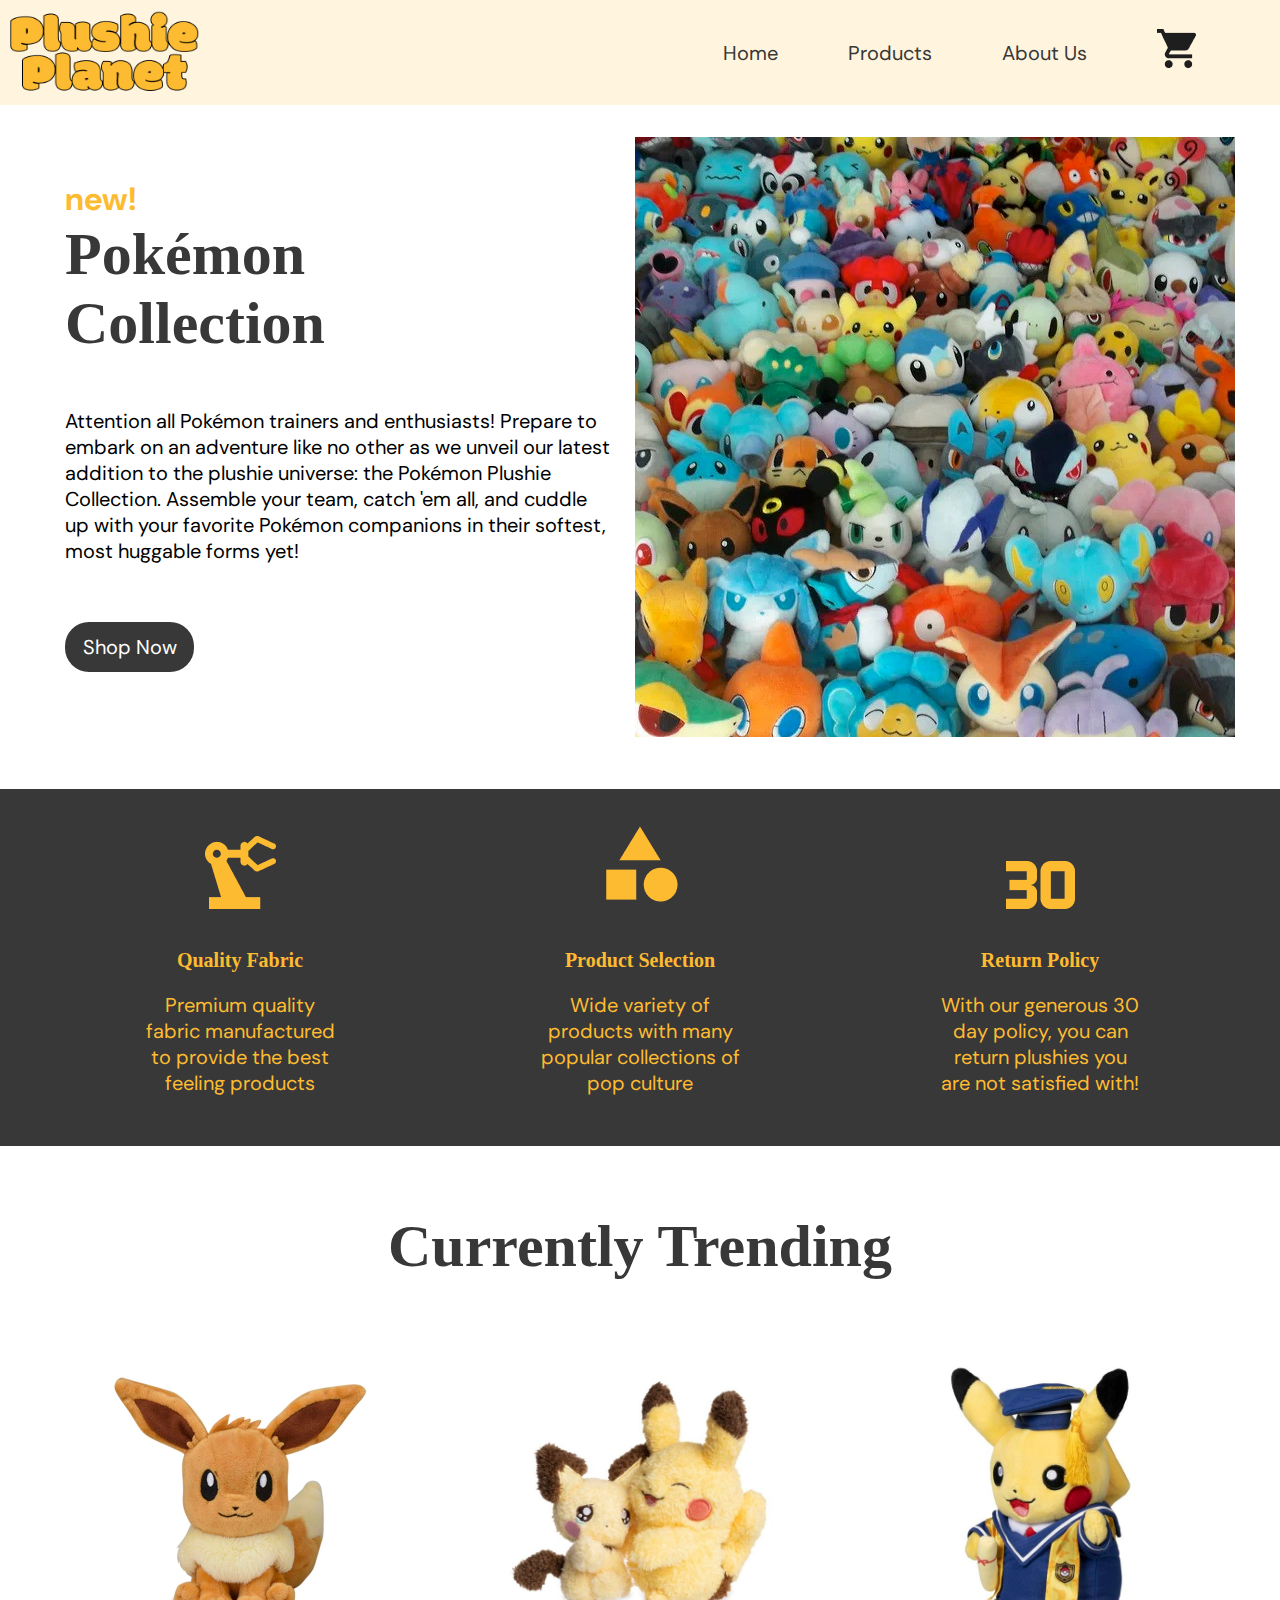
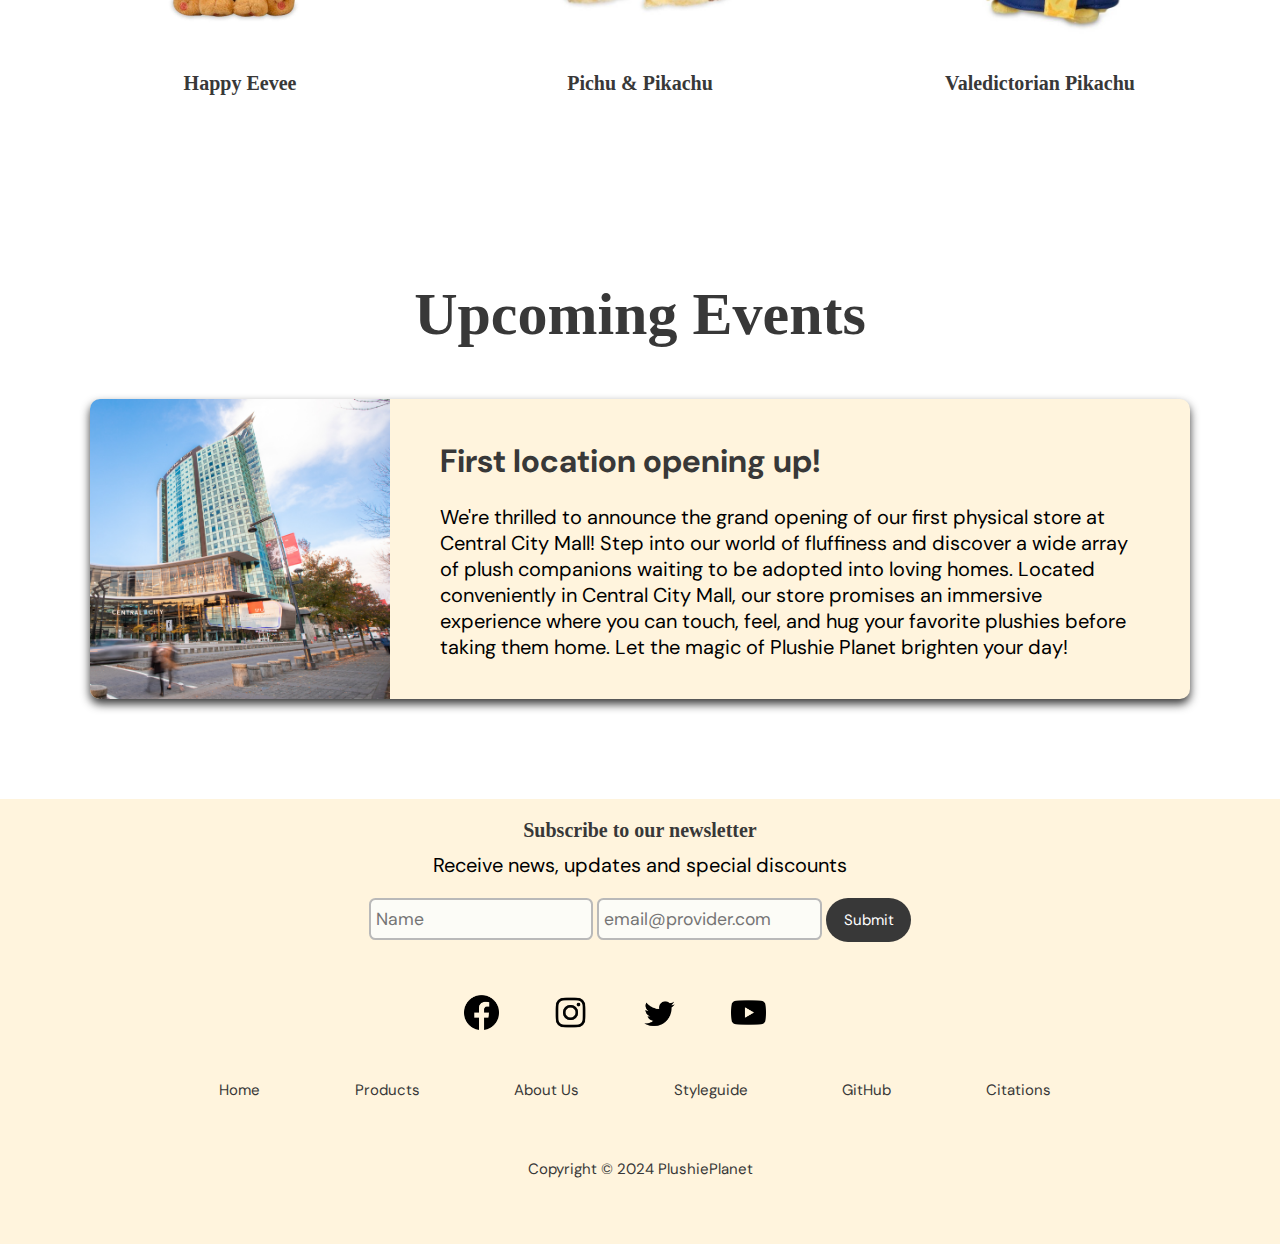
<file: index.html>
<!DOCTYPE html>
<html lang="en">

  <head>
    <meta charset="UTF-8">
    <title>Plushie Planet</title>
    <link rel="stylesheet" href="css/styles.css">
    <link rel="preconnect" href="https://fonts.googleapis.com">
    <link rel="preconnect" href="https://fonts.gstatic.com" crossorigin>
    <link href="https://fonts.googleapis.com/css2?family=DM+Sans:ital,opsz,wght@0,9..40,100..1000;1,9..40,100..1000&display=swap" rel="stylesheet">

  </head>


  <body>
    <header>
      <nav>
        <img src="img/logo.png" style="width: 190px; height: 85px;" alt="logo" class="logo">

        <div class="nav-links">
          <a href="index.html">Home</a>
          <a href="product.html">Products</a>
          <a href="about.html">About Us</a>
          <a href="cart.html"><img src="img/cartimg.png" alt="cart"></a>
        </div>
      </nav>
    </header>

    <div class="banner">
      <div class="banner-text">
        <h1>new!</h1>
        <h2>Pokémon Collection</h2>
        <p>Attention all Pokémon trainers and enthusiasts! Prepare to embark 
            on an adventure like no other as we unveil our latest addition to 
            the plushie universe: the Pokémon Plushie Collection. Assemble your team, 
            catch 'em all, and cuddle up with your favorite Pokémon companions in 
            their softest, most huggable forms yet!</p>
        
        <a href="product.html"> Shop Now</a>
        </div>
        <div class="banner-img">
        <img src="img/pokemonimg.png"  alt= "collection of plushies">
        </div>
      </div>

      
      <div class="statistics">

        <div class="stat-text">
          <img src="img/machine.png" alt="machine silhouette">
          <h3> Quality Fabric </h3>
          <p>Premium quality fabric manufactured to provide the best feeling products</p>
        </div>

        <div class="stat-text">
          <img src="img/shapes.png" alt="shapes">
          <h3> Product Selection </h3>
          <p>Wide variety of products with many popular collections of pop culture</p>
        </div>

        <div class="stat-text">
          <img src="img/number.png" alt="number 30">
          <h3> Return Policy </h3>
          <p>With our generous 30 day policy, you can return plushies you are not satisfied with!</p>
        </div>

      </div>

      <div class="trend-section">
        <h2>Currently Trending</h2>
      
      <div class="trending">

        <div class="trend-prod">
          <a href="product.html"><img src="img/P1.jpg" alt="eve plushie" style="height: 300px; width: 300px;object-fit: cover;object-position: 100%;"></a>
          <h3>Happy Eevee</h3>
        </div>

        <div class="trend-prod">
          <a href="product.html"><img src="img/P2.jpg" alt="pikachu plushie" style="height: 300px; width: 300px;object-fit: cover;object-position: 100%;"></a>
          <h3>Pichu & Pikachu</h3>
        </div>

        <div class="trend-prod">
          <a href="product.html"><img src="img/P3.jpg" alt="grad pika plushie" style="height: 300px; width: 300px;object-fit: cover;object-position: 100%;"></a>
          <h3>Valedictorian Pikachu</h3>
        </div>
      </div>
      </div>

      <div class="events">

        <h2>Upcoming Events</h2>

        <div class="events-section">

          <div class="event-col1">
            <img src="img/mall.jpg" alt="mall image" style="height: 300px; width: 300px; object-fit: cover;object-position: 100%;">
          </div>

          <div class="event-col2">
            <h1>First location opening up!</h1>
            <p>We're thrilled to announce the grand opening of our first physical store at Central City Mall!
               Step into our world of fluffiness and discover a wide array of plush companions waiting to be 
               adopted into loving homes. Located conveniently in Central City Mall, our store promises an 
               immersive experience where you can touch, feel, and hug your favorite plushies before taking 
               them home. Let the magic of Plushie Planet brighten your day!</p>
          </div>

      </div>

      </div>
      

      <div class="subscription">

        <div class="subscription-box">
          <div class="newsletter-headline">
            <h3>Subscribe to our newsletter</h3>
          </div>
          <div class="newsletter-subtitle">
            <p>Receive news, updates and special discounts</p>
          </div>
          <form>
            <input class="newsletter-input" type="text" placeholder="Name">
            <input class="newsletter-input newsletter-input-email" type="email" placeholder="email@provider.com">
            <a class="submit" href="#"> Submit</a>
          </form>
        </div>

      </div>

      <footer>
        <div class="footer">
          <div class="row">
          <a href="https://www.facebook.com/" target="_blank"> <img src="img/facebook.png" alt="facebook icon" style="height: 35px; width: 35px;"> </a>
          <a href="https://www.instagram.com/" target="_blank"> <img src="img/instagram.png" alt="instagram icon" style="height: 35px; width: 35px;"> </a>
          <a href="https://twitter.com/home" target="_blank"> <img src="img/twitter.png" alt="twitter icon" style="height: 35px; width: 35px;"> </a>
          <a href="https://www.youtube.com/" target="_blank"> <img src="img/youtube.png" alt="youtube icon" style="height: 35px; width: 35px;"> </a>
          </div>
          
          <div class="row">
          <ul>
          <li><a href="index.html">Home</a></li>
          <li><a href="product.html">Products</a></li>
          <li><a href="about.html">About Us</a></li>
          <li><a href="Styleguide/index.html" target="_blank">Styleguide</a></li>
          <li><a href="https://github.com/anmolsek/PlushiePlanet" target="_blank">GitHub</a></li>
          <li><a href="citations.html" target="_blank">Citations</a></li>
          </ul>
          </div>
          
          <div class="row">
          <p>Copyright © 2024 PlushiePlanet</p>
          </div>
          </div>
      </footer>

  </body>  
</html>
</file>
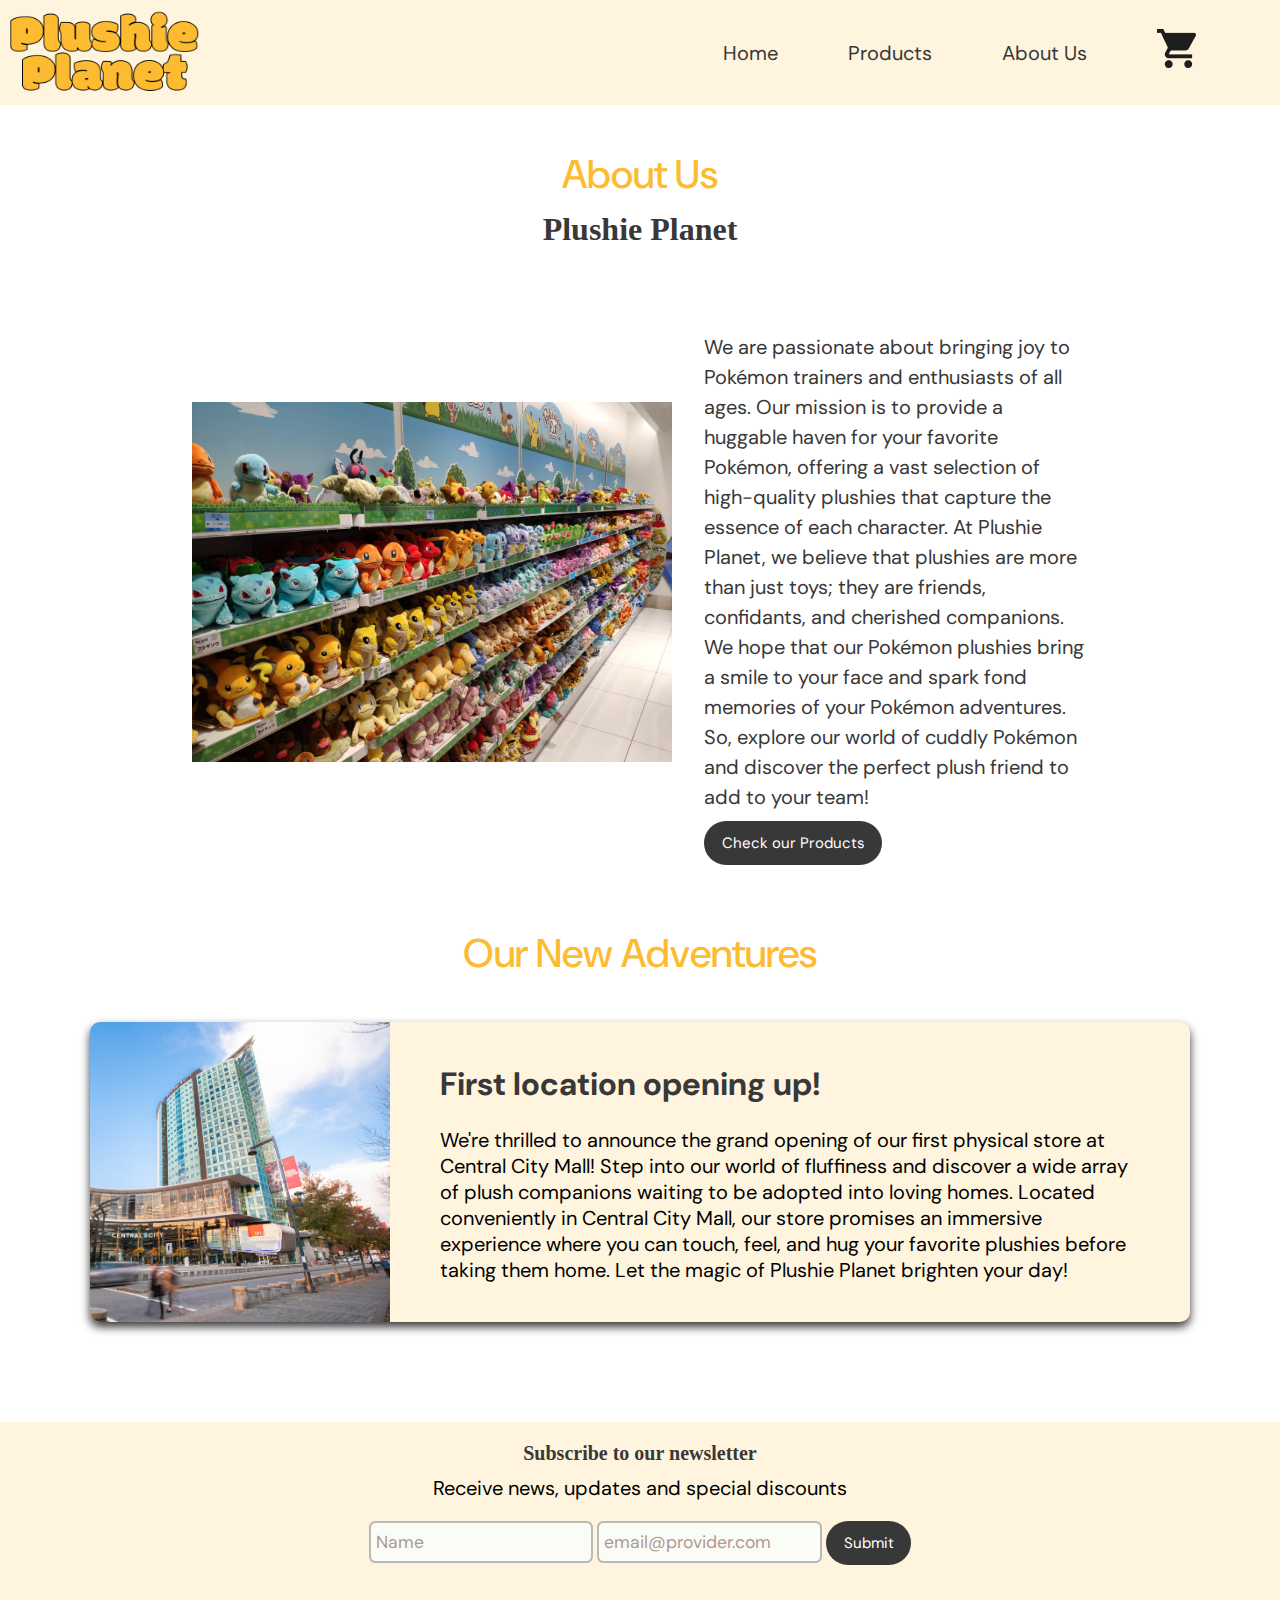
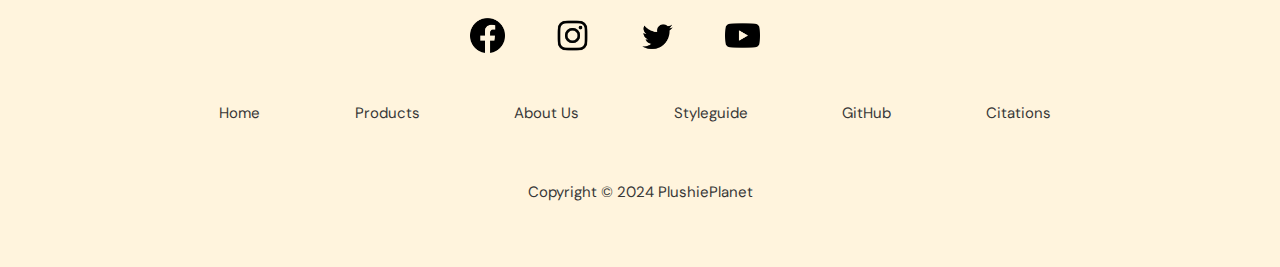
<file: about.html>
<!DOCTYPE html>
<html lang="en">

  <head>
    <meta charset="UTF-8">
    <title>Plushie Planet</title>
    <link rel="stylesheet" href="css/productstyles.css">

    <link rel="preconnect" href="https://fonts.googleapis.com">
    <link rel="preconnect" href="https://fonts.gstatic.com" crossorigin>
    <link href="https://fonts.googleapis.com/css2?family=DM+Sans:ital,opsz,wght@0,9..40,100..1000;1,9..40,100..1000&display=swap" rel="stylesheet">

  </head>

  <body>
    <header>
      <nav>
        <img src="img/logo.png" style="width: 190px; height: 85px;" alt="logo" class="logo">

        <div class="nav-links">
          <a href="index.html">Home</a>
          <a href="product.html">Products</a>
          <a href="about.html">About Us</a>
          <a href="cart.html"><img src="img/cartimg.png" alt="cart"></a>
        </div>
      </nav>
    </header>

          <h1 class = "bg-text"> About Us </h1>
          <p class = "mg-text"> Plushie Planet</p>

            <div class="about-container">
              <section class = "about">
                <div class="about-image">
                  <img src="img/about.jpg" alt="About Us">
                </div>
                <div class="about-content">
                  <p>We are passionate about bringing joy to Pokémon trainers and enthusiasts of all ages. Our mission is to provide a huggable haven for your favorite Pokémon, offering a vast selection of high-quality plushies that capture the essence of each character.
 
                    At Plushie Planet, we believe that plushies are more than just toys; they are friends, confidants, and cherished companions. 
                    We hope that our Pokémon plushies bring a smile to your face and spark fond memories of your Pokémon adventures. 
                    
                    So, explore our world of cuddly Pokémon and discover the perfect plush friend to add to your team! </p>
                    <a class="submit" href="product.html"> Check our Products</a>
                </div>
              </section>

            </div>

            <h1 class = "bg-text"> Our new adventures </h1>
            
            <div class="events">

      
              <div class="events-section">
      
                <div class="event-col1">
                  <img src="img/mall.jpg" alt="mall image" style="height: 300px; width: 300px; object-fit: cover;object-position: 100%;">
                </div>
      
                <div class="event-col2">
                  <h1>First location opening up!</h1>
                  <p>We're thrilled to announce the grand opening of our first physical store at Central City Mall!
                     Step into our world of fluffiness and discover a wide array of plush companions waiting to be 
                     adopted into loving homes. Located conveniently in Central City Mall, our store promises an 
                     immersive experience where you can touch, feel, and hug your favorite plushies before taking 
                     them home. Let the magic of Plushie Planet brighten your day!</p>
                </div>
      
            </div>
      
            </div>



          <div class="subscription">

            <div class="subscription-box">
              <div class="newsletter-headline">
                <h3>Subscribe to our newsletter</h3>
              </div>
              <div class="newsletter-subtitle">
                <p>Receive news, updates and special discounts</p>
              </div>
              <form>
                <input class="newsletter-input" type="text" placeholder="Name">
                <input class="newsletter-input newsletter-input-email" type="email" placeholder="email@provider.com">
                <a class="submit" href="#"> Submit</a>
              </form>
            </div>
    
          </div>

          
    
          <footer>
            <div class="footer">
              <div class="row">
                <a href="https://www.facebook.com/" target="_blank"> <img src="img/facebook.png" alt="facebook icon" style="height: 35px; width: 35px;"> </a>
                <a href="https://www.instagram.com/" target="_blank"> <img src="img/instagram.png" alt="instagram icon" style="height: 35px; width: 35px;"> </a>
                <a href="https://twitter.com/home" target="_blank"> <img src="img/twitter.png" alt="twitter icon" style="height: 35px; width: 35px;"> </a>
                <a href="https://www.youtube.com/" target="_blank"> <img src="img/youtube.png" alt="youtube icon" style="height: 35px; width: 35px;"> </a>  </div>
              
              <div class="row">
              <ul>
              <li><a href="index.html">Home</a></li>
              <li><a href="product.html">Products</a></li>
              <li><a href="about.html">About Us</a></li>
              <li><a href="Styleguide/index.html" target="_blank">Styleguide</a></li>
              <li><a href="https://github.com/anmolsek/PlushiePlanet" target="_blank">GitHub</a></li>
              <li><a href="citations.html" target="_blank">Citations</a></li>
              </ul>
              </div>
              
              <div class="row">
              <p>Copyright © 2024 PlushiePlanet</p>
              </div>
              </div>
          </footer>
          
  </body>
</html>
</file>
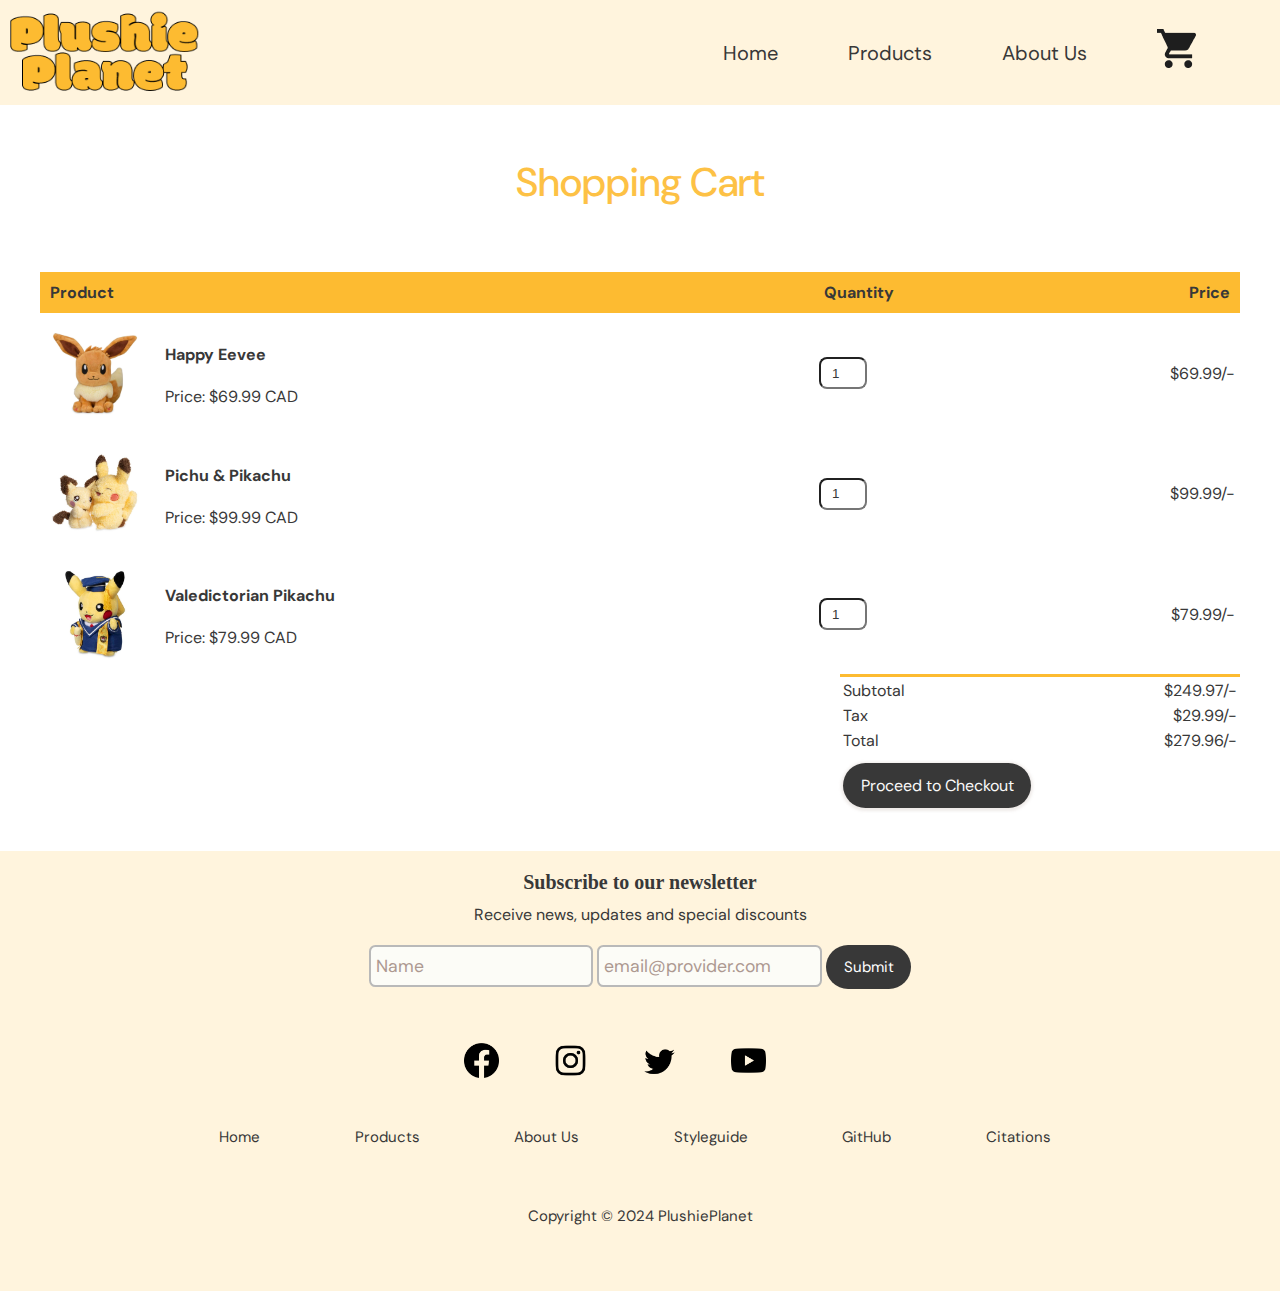
<file: cart.html>
<!DOCTYPE html>
<html lang="en">

  <head>
    <meta charset="UTF-8">
    <title>Plushie Planet</title>
    <link rel="stylesheet" href="css/cartstyle.css">

    <link rel="preconnect" href="https://fonts.googleapis.com">
    <link rel="preconnect" href="https://fonts.gstatic.com" crossorigin>
    <link href="https://fonts.googleapis.com/css2?family=DM+Sans:ital,opsz,wght@0,9..40,100..1000;1,9..40,100..1000&display=swap" rel="stylesheet">

  </head>

  <body>
    <header>
      <nav>
        <img src="img/logo.png" style="width: 190px; height: 85px;" alt="logo" class="logo">

        <div class="nav-links">
          <a href="index.html">Home</a>
          <a href="product.html">Products</a>
          <a href="about.html">About Us</a>
          <a href="cart.html"><img src="img/cartimg.png" alt="cart"></a>
        </div>
      </nav>
    </header>

    <h1 class = "bg-text"> Shopping Cart </h1>

    <div class="small-container cart-page"> 
      <table class="checkout">
        <tr>
          <th>Product</th>
          <th>Quantity</th>
          <th>Price</th>
        </tr>
        <tr>
          <td class = "cart-table">
            <div class="cart-info">
              <img class = "cart-img" src="img/P1.jpg" style="width: 100px; height: 100px;" alt="eevee">
              <div>
                <h4 class ="cart-text"> Happy Eevee </h4>
                <p>Price: $69.99 CAD</p> 
              </div>
            </div>
    
          </td>
          <td class = "cart-table"><input type="number" value = "1"></td>
          <td class = "cart-table text-cart">$69.99/-</td>
        </tr>
        <tr>
          <td class = "cart-table">
            <div class="cart-info">
              <img class = "cart-img" src="img/P2.jpg" style="width: 100px; height: 100px;" alt="pika">
              <div>
                <h4 class ="cart-text"> Pichu & Pikachu</h4>
                <p>Price: $99.99 CAD</p> 
              </div>
            </div>
    
          </td>
          <td class = "cart-table"><input type="number" value = "1"></td>
          <td class = "cart-table text-cart">$99.99/-</td>
        </tr>
        <tr>
          <td class = "cart-table">
            <div class="cart-info">
              <img class = "cart-img" src="img/P3.jpg" style="width: 100px; height: 100px;" alt="val pika">
              <div>
                <h4 class ="cart-text"> Valedictorian Pikachu</h4>
                <p>Price: $79.99 CAD</p> 
              </div>
            </div>
    
          </td>
          <td class = "cart-table"><input type="number" value = "1"></td>
          <td class = "cart-table text-cart">$79.99/-</td>
        </tr>
      </table>
    
      <div class="total-price">
        <table>
          <tr>
            <td>Subtotal</td>
            <td class="text-cart">$249.97/-</td>
          </tr>
          <tr>
            <td>Tax</td>
            <td class="text-cart">$29.99/-</td>
          </tr>
          <tr>
            <td>Total</td>
            <td class="text-cart">$279.96/-</td>
          </tr>
          <tr>
            <td><a class="button-nav" href="payment.html">Proceed to Checkout</a></td>
          </tr>
        </table>
      </div>
    </div>
    
        <!-- Button to Form -->
    
          
  

    <div class="subscription">

      <div class="subscription-box">
        <div class="newsletter-headline">
          <h3>Subscribe to our newsletter</h3>
        </div>
        <div class="newsletter-subtitle">
          <p>Receive news, updates and special discounts</p>
        </div>
        <form>
          <input class="newsletter-input" type="text" placeholder="Name">
          <input class="newsletter-input newsletter-input-email" type="email" placeholder="email@provider.com">
          <a class="submit" href="#"> Submit</a>
        </form>
      </div>

    </div>

    <footer>
      <div class="footer">
        <div class="row">
        <a href="https://www.facebook.com/"> <img src="img/facebook.png" alt="facebook icon" style="height: 35px; width: 35px;"> </a>
        <a href="#"> <img src="img/instagram.png" alt="instagram icon" style="height: 35px; width: 35px;"> </a>
        <a href="#"> <img src="img/twitter.png" alt="twitter icon" style="height: 35px; width: 35px;"> </a>
        <a href="#"> <img src="img/youtube.png" alt="youtube icon" style="height: 35px; width: 35px;"> </a>
        </div>
        
        <div class="row">
        <ul>
        <li><a href="index.html">Home</a></li>
        <li><a href="product.html">Products</a></li>
        <li><a href="about.html">About Us</a></li>
        <li><a href="Styleguide/index.html" target="_blank">Styleguide</a></li>
        <li><a href="https://github.com/anmolsek/PlushiePlanet" target="_blank">GitHub</a></li>
        <li><a href="citations.html" target="_blank">Citations</a></li>
        </ul>
        </div>
        
        <div class="row">
        <p>Copyright © 2024 PlushiePlanet</p>
        </div>
        </div>
    </footer>

  </body>
</html>
</file>
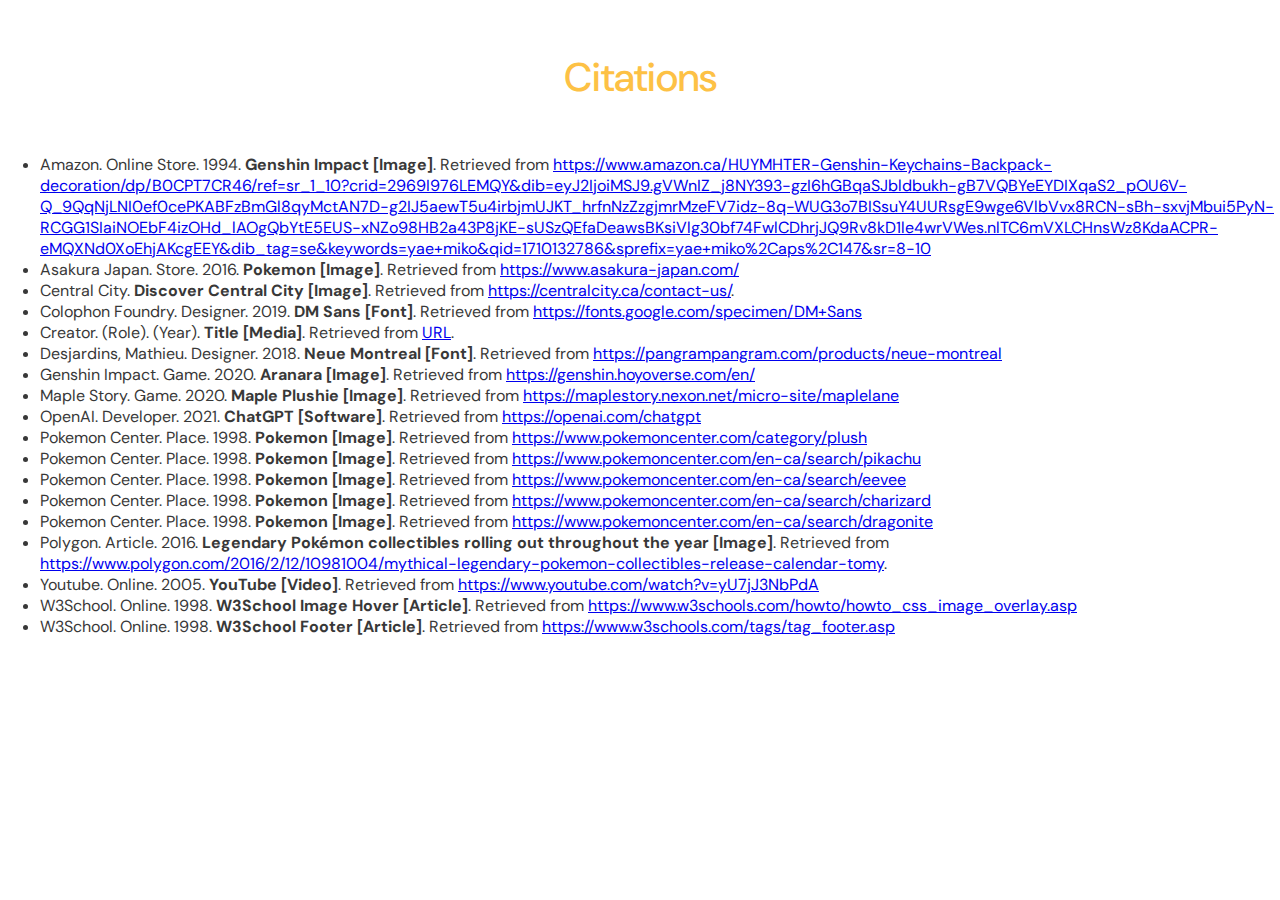
<file: citations.html>
<!DOCTYPE html>
<html lang="en">

  <head>
    <meta charset="UTF-8">
    <title>Plushie Planet - Citations</title>
    <link rel="stylesheet" href="css/cartstyle.css">
    <link rel="preconnect" href="https://fonts.googleapis.com">
    <link rel="preconnect" href="https://fonts.gstatic.com" crossorigin>
    <link href="https://fonts.googleapis.com/css2?family=DM+Sans:ital,opsz,wght@0,9..40,100..1000;1,9..40,100..1000&display=swap" rel="stylesheet">
  </head>


  <body>
    <header>
    </header>

    <h1 class = "bg-text"> Citations </h1>

    <ul>
        <li>Amazon. Online Store. 1994. <strong>Genshin Impact [Image]</strong>. Retrieved from <a href="https://www.amazon.ca/HUYMHTER-Genshin-Keychains-Backpack-decoration/dp/B0CPT7CR46/ref=sr_1_10?crid=2969I976LEMQY&dib=eyJ2IjoiMSJ9.[base64].nlTC6mVXLCHnsWz8KdaACPR-eMQXNd0XoEhjAKcgEEY&dib_tag=se&keywords=yae+miko&qid=1710132786&sprefix=yae+miko%2Caps%2C147&sr=8-10">
          https://www.amazon.ca/HUYMHTER-Genshin-Keychains-Backpack-decoration/dp/B0CPT7CR46/ref=sr_1_10?crid=2969I976LEMQY&dib=eyJ2IjoiMSJ9.[base64].nlTC6mVXLCHnsWz8KdaACPR-eMQXNd0XoEhjAKcgEEY&dib_tag=se&keywords=yae+miko&qid=1710132786&sprefix=yae+miko%2Caps%2C147&sr=8-10</a></li>
        <li>Asakura Japan. Store. 2016. <strong>Pokemon [Image]</strong>. Retrieved from <a href="https://www.asakura-japan.com/">https://www.asakura-japan.com/</a></li>
        <li>Central City. <strong>Discover Central City [Image]</strong>. Retrieved from <a href="https://centralcity.ca/contact-us/">https://centralcity.ca/contact-us/</a>.</li>
        <li>Colophon Foundry. Designer. 2019. <strong>DM Sans [Font]</strong>. Retrieved from <a href="https://fonts.google.com/specimen/DM+Sans">https://fonts.google.com/specimen/DM+Sans</a></li>
        <li>Creator. (Role). (Year). <strong>Title [Media]</strong>. Retrieved from <a href="#">URL</a>.</li>
        <li>Desjardins, Mathieu. Designer. 2018. <strong>Neue Montreal [Font]</strong>. Retrieved from <a href="https://pangrampangram.com/products/neue-montreal">https://pangrampangram.com/products/neue-montreal</a></li>
        <li>Genshin Impact. Game. 2020. <strong>Aranara [Image]</strong>. Retrieved from <a href="https://genshin.hoyoverse.com/en/">https://genshin.hoyoverse.com/en/</a></li>
        <li>Maple Story. Game. 2020. <strong>Maple Plushie [Image]</strong>. Retrieved from <a href="https://maplestory.nexon.net/micro-site/maplelane">https://maplestory.nexon.net/micro-site/maplelane</a></li>
        <li>OpenAI. Developer. 2021. <strong>ChatGPT [Software]</strong>. Retrieved from <a href="https://openai.com/chatgpt">https://openai.com/chatgpt</a></li>
        <li>Pokemon Center. Place. 1998. <strong>Pokemon [Image]</strong>. Retrieved from <a href="https://www.pokemoncenter.com/category/plush">https://www.pokemoncenter.com/category/plush</a></li>
        <li>Pokemon Center. Place. 1998. <strong>Pokemon [Image]</strong>. Retrieved from <a href="https://www.pokemoncenter.com/en-ca/search/pikachu">https://www.pokemoncenter.com/en-ca/search/pikachu</a></li>
        <li>Pokemon Center. Place. 1998. <strong>Pokemon [Image]</strong>. Retrieved from <a href="https://www.pokemoncenter.com/en-ca/search/eevee">https://www.pokemoncenter.com/en-ca/search/eevee</a></li>
        <li>Pokemon Center. Place. 1998. <strong>Pokemon [Image]</strong>. Retrieved from <a href="https://www.pokemoncenter.com/en-ca/search/charizard">https://www.pokemoncenter.com/en-ca/search/charizard</a></li>
        <li>Pokemon Center. Place. 1998. <strong>Pokemon [Image]</strong>. Retrieved from <a href="https://www.pokemoncenter.com/en-ca/search/dragonite">https://www.pokemoncenter.com/en-ca/search/dragonite</a></li>
        <li>Polygon. Article. 2016. <strong>Legendary Pokémon collectibles rolling out throughout the year [Image]</strong>. Retrieved from <a href="https://www.polygon.com/2016/2/12/10981004/mythical-legendary-pokemon-collectibles-release-calendar-tomy">https://www.polygon.com/2016/2/12/10981004/mythical-legendary-pokemon-collectibles-release-calendar-tomy</a>.</li>
        <li>Youtube. Online. 2005. <strong>YouTube [Video]</strong>. Retrieved from <a href="https://www.youtube.com/watch?v=yU7jJ3NbPdA">https://www.youtube.com/watch?v=yU7jJ3NbPdA</a></li>
        <li>W3School. Online. 1998. <strong>W3School Image Hover [Article]</strong>. Retrieved from <a href="https://www.w3schools.com/howto/howto_css_image_overlay.asp">https://www.w3schools.com/howto/howto_css_image_overlay.asp</a></li>
        <li>W3School. Online. 1998. <strong>W3School Footer [Article]</strong>. Retrieved from <a href="https://www.w3schools.com/tags/tag_footer.asp">https://www.w3schools.com/tags/tag_footer.asp</a></li>    
      </ul>

    

      

  </body>  
</html>
</file>
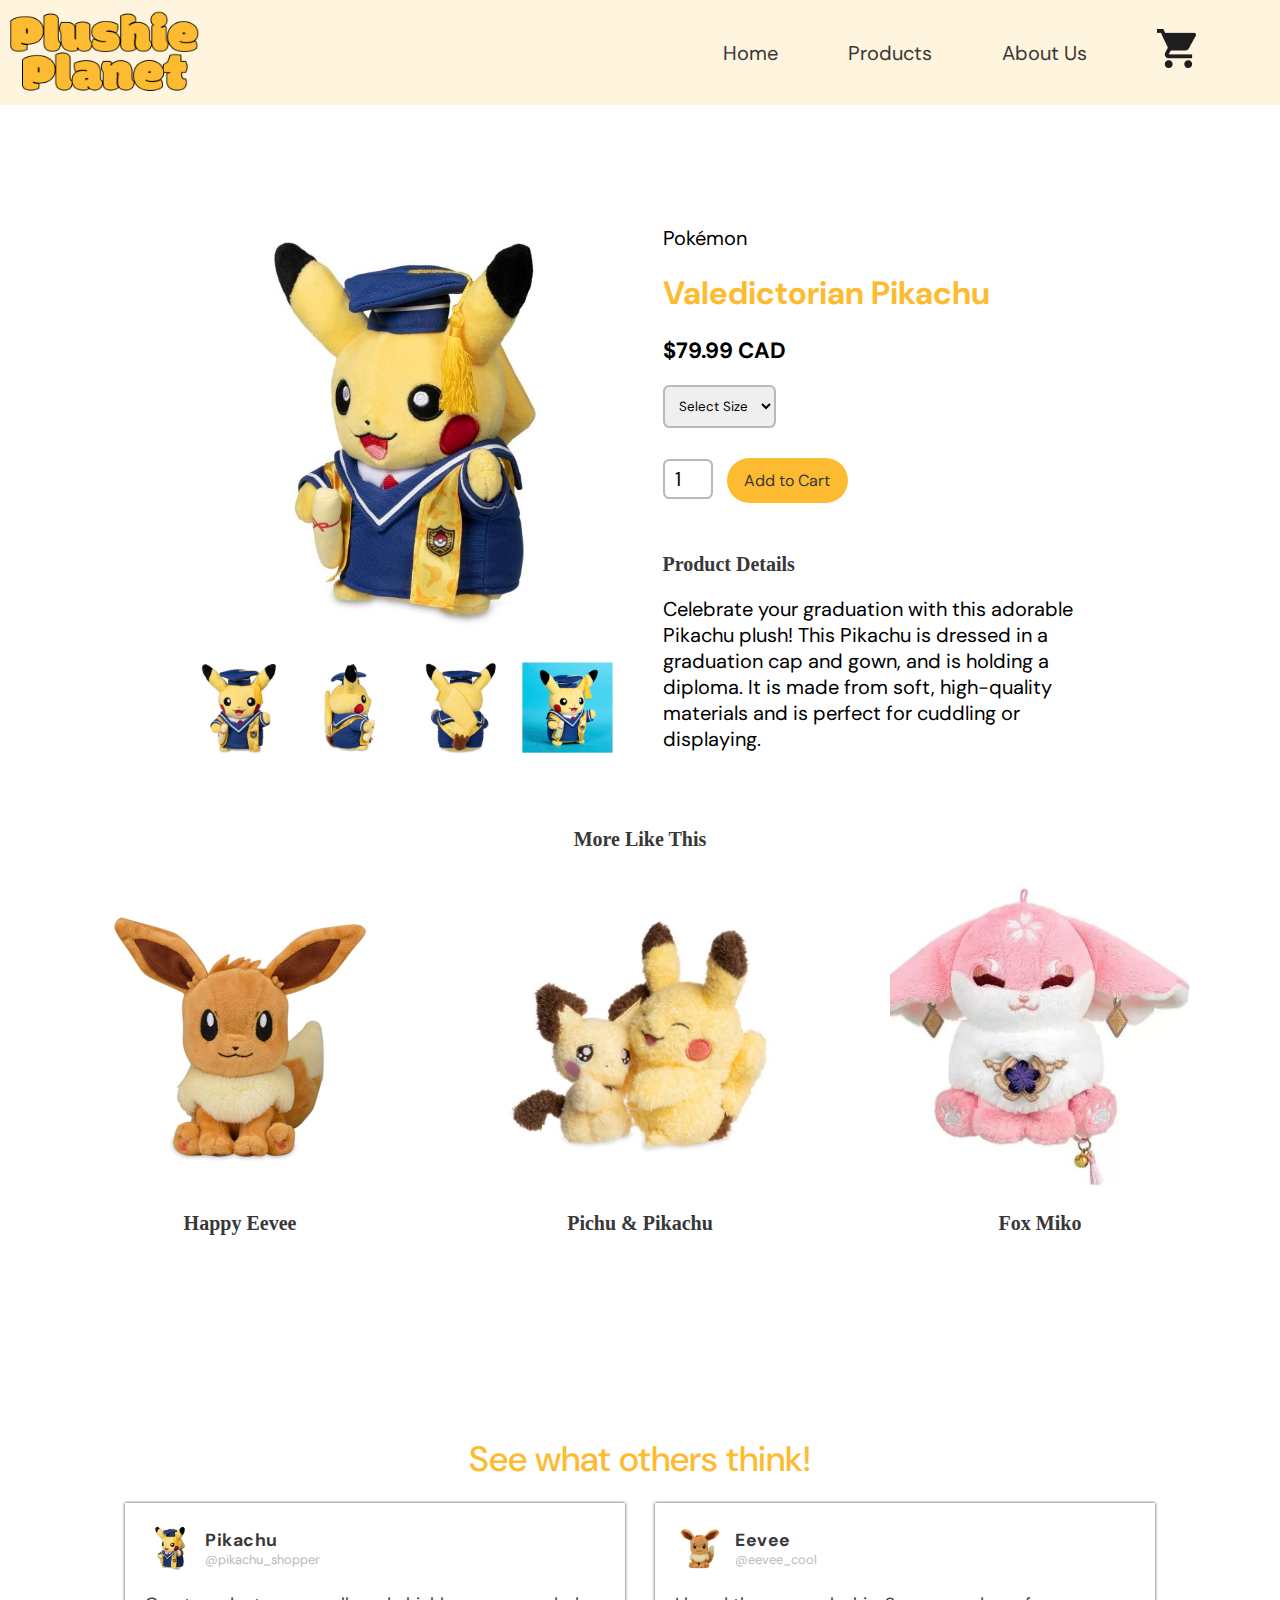
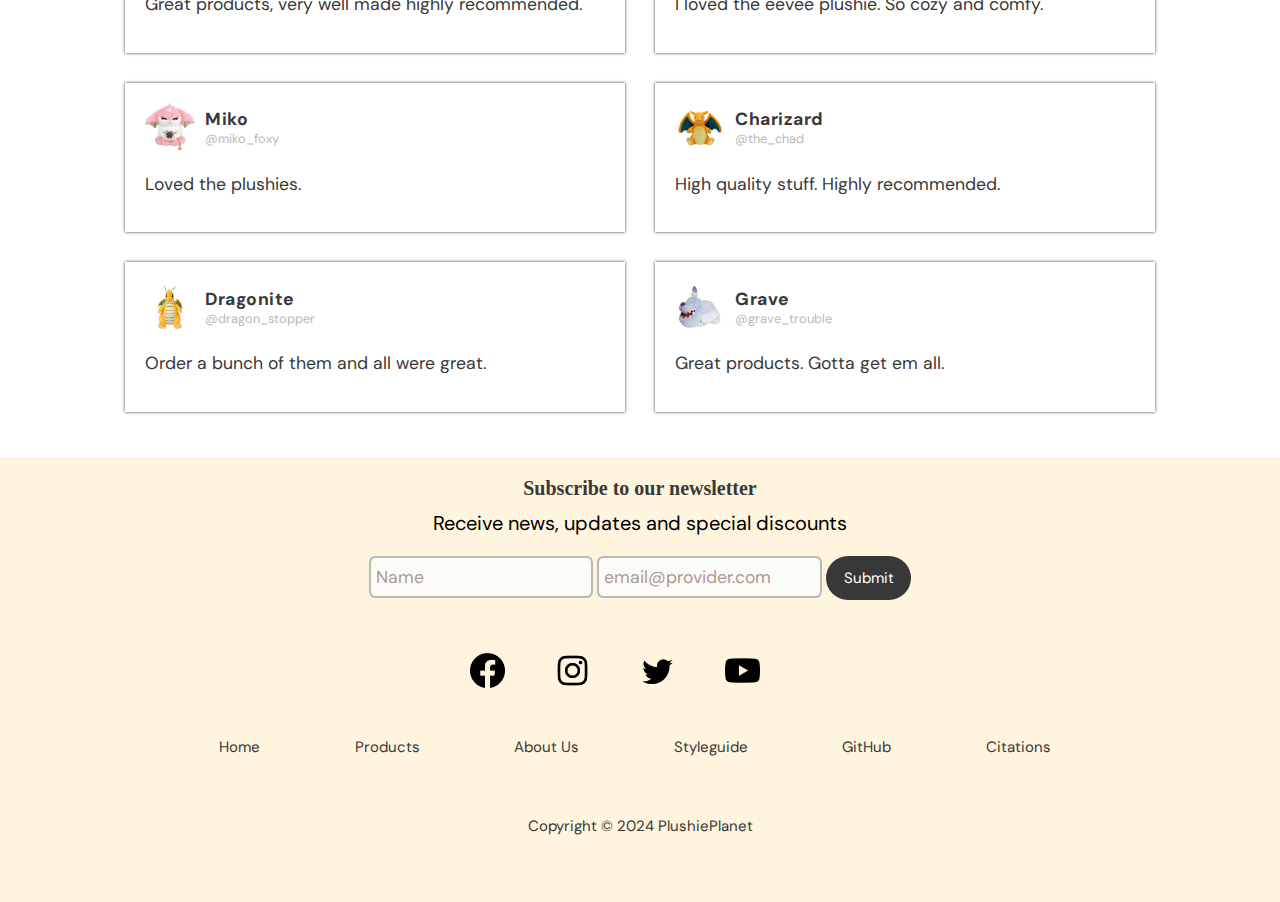
<file: details.html>
<!DOCTYPE html>
<html lang="en">

  <head>
    <meta charset="UTF-8">
    <title>Plushie Planet</title>
    <link rel="stylesheet" href="css/productstyles.css">

    <link rel="preconnect" href="https://fonts.googleapis.com">
    <link rel="preconnect" href="https://fonts.gstatic.com" crossorigin>
    <link href="https://fonts.googleapis.com/css2?family=DM+Sans:ital,opsz,wght@0,9..40,100..1000;1,9..40,100..1000&display=swap" rel="stylesheet">

  </head>

  <body>
    <header>
      <nav>
        <img src="img/logo.png" style="width: 190px; height: 85px;" alt="logo" class="logo">

        <div class="nav-links">
          <a href="index.html">Home</a>
          <a href="product.html">Products</a>
          <a href="about.html">About Us</a>
          <a href="cart.html"><img src="img/cartimg.png" alt="cart"></a>
        </div>
      </nav>
    </header>

   <div class="small-container single-product">
    <div class="row">
      <div class="col-2">
        <img src="img/P3.jpg" width = "100%"
        id="product-img">
        <div class="small-img-row">
          <div class="small-img-col">
            <img src="img/d1.jpg" 
            width="100%" class="small-img">
          </div>
          <div class="small-img-col">
            <img src="img/d2.jpg" 
            width="100%" class="small-img">
          </div>
          <div class="small-img-col">
            <img src="img/d3.jpg" 
            width="100%" class="small-img">
          </div>
          <div class="small-img-col">
            <img src="img/d4.jpg" 
            width="100%" class="small-img">
          </div>
        </div>
      </div>
      <div class="col-2">
        <p>Pokémon</p>
        <h1>Valedictorian Pikachu</h1>
        <h4>$79.99 CAD</h4>
        <select>
          <option>Select Size</option>
          <option>XL</option>
          <option>Large</option>
          <option>Medium</option>
          <option>Small</option>
        </select>
        <input type="number" value="1">
        <a class="btn" href="cart.html">Add to Cart</a>
        <h3>Product Details <i class="fa fa-indent"></i></h3>
        <p> Celebrate your graduation with this adorable Pikachu plush! 
          This Pikachu is dressed in a graduation cap and gown, and is holding a diploma. 
          It is made from soft, high-quality materials and is perfect for cuddling or displaying.</p>
      </div>
    </div>
   </div>

   <div class="trend-section">
    <h3>More Like This</h3>
  
  <div class="trending">

    <div class="trend-prod">
      <a href="product.html"><img src="img/P1.jpg" alt="eve plushie" style="height: 300px; width: 300px;object-fit: cover;object-position: 100%;"></a>
      <h3>Happy Eevee</h3>
    </div>

    <div class="trend-prod">
      <a href="product.html"><img src="img/P2.jpg" alt="pikachu plushie" style="height: 300px; width: 300px;object-fit: cover;object-position: 100%;"></a>
      <h3>Pichu & Pikachu</h3>
    </div>

    <div class="trend-prod">
      <a href="product.html"><img src="img/P4.jpg" alt="grad pika plushie" style="height: 300px; width: 300px;object-fit: cover;object-position: 100%;"></a>
      <h3>Fox Miko</h3>
    </div>
  </div>
  </div>

  <section id ="testimonials">
    <div class="testimonial-heading">
      <h1>See what others think!</h1>
    </div>
    <div class="testimonial-box-cont">
      <div class="test-box">
        <div class="box-top">
          <div class="profile">
            <div class="profile-img">
              <img src="img/P3.jpg">
            </div>
            <div class="name-user">
              <strong>Pikachu</strong>
              <span>@pikachu_shopper</span>
            </div>
          </div>
        </div>
        <div class="user-comment">
          <p>Great products, very well made highly recommended.</p>
        </div>
      </div>

      <div class="test-box">
        <div class="box-top">
          <div class="profile">
            <div class="profile-img">
              <img src="img/P1.jpg">
            </div>
            <div class="name-user">
              <strong>Eevee</strong>
              <span>@eevee_cool</span>
            </div>
          </div>
        </div>
        <div class="user-comment">
          <p>I loved the eevee plushie. So cozy and comfy.</p>
        </div>
      </div>

      <div class="test-box">
        <div class="box-top">
          <div class="profile">
            <div class="profile-img">
              <img src="img/P4.jpg">
            </div>
            <div class="name-user">
              <strong>Miko</strong>
              <span>@miko_foxy</span>
            </div>
          </div>
        </div>
        <div class="user-comment">
          <p>Loved the plushies.</p>
        </div>
      </div>

      <div class="test-box">
        <div class="box-top">
          <div class="profile">
            <div class="profile-img">
              <img src="img/P7.jpg">
            </div>
            <div class="name-user">
              <strong>Charizard</strong>
              <span>@the_chad</span>
            </div>
          </div>
        </div>
        <div class="user-comment">
          <p>High quality stuff. Highly recommended.</p>
        </div>
      </div>

      <div class="test-box">
        <div class="box-top">
          <div class="profile">
            <div class="profile-img">
              <img src="img/P5.jpg">
            </div>
            <div class="name-user">
              <strong>Dragonite</strong>
              <span>@dragon_stopper</span>
            </div>
          </div>
        </div>
        <div class="user-comment">
          <p>Order a bunch of them and all were great.</p>
        </div>
      </div>

      <div class="test-box">
        <div class="box-top">
          <div class="profile">
            <div class="profile-img">
              <img src="img/P6.jpg">
            </div>
            <div class="name-user">
              <strong>Grave</strong>
              <span>@grave_trouble</span>
            </div>
          </div>
        </div>
        <div class="user-comment">
          <p>Great products. Gotta get em all.</p>
        </div>
      </div>

    </div>
  </section>

  <div class="subscription">

    <div class="subscription-box">
      <div class="newsletter-headline">
        <h3>Subscribe to our newsletter</h3>
      </div>
      <div class="newsletter-subtitle">
        <p>Receive news, updates and special discounts</p>
      </div>
      <form>
        <input class="newsletter-input" type="text" placeholder="Name">
        <input class="newsletter-input newsletter-input-email" type="email" placeholder="email@provider.com">
        <a class="submit" href="#"> Submit</a>
      </form>
    </div>

  </div>

  <footer>
    <div class="footer">
      <div class="row">
        <a href="https://www.facebook.com/" target="_blank"> <img src="img/facebook.png" alt="facebook icon" style="height: 35px; width: 35px;"> </a>
        <a href="https://www.instagram.com/" target="_blank"> <img src="img/instagram.png" alt="instagram icon" style="height: 35px; width: 35px;"> </a>
        <a href="https://twitter.com/home" target="_blank"> <img src="img/twitter.png" alt="twitter icon" style="height: 35px; width: 35px;"> </a>
        <a href="https://www.youtube.com/" target="_blank"> <img src="img/youtube.png" alt="youtube icon" style="height: 35px; width: 35px;"> </a>    </div>
      
      <div class="row">
      <ul>
      <li><a href="index.html">Home</a></li>
      <li><a href="product.html">Products</a></li>
      <li><a href="about.html">About Us</a></li>
      <li><a href="Styleguide/index.html" target="_blank">Styleguide</a></li>
      <li><a href="https://github.com/anmolsek/PlushiePlanet" target="_blank">GitHub</a></li>
      <li><a href="citations.html" target="_blank">Citations</a></li>
      </ul>
      </div>
      
      <div class="row">
      <p>Copyright © 2024 PlushiePlanet</p>
      </div>
      </div>
  </footer>
  </body>
</html>
</file>
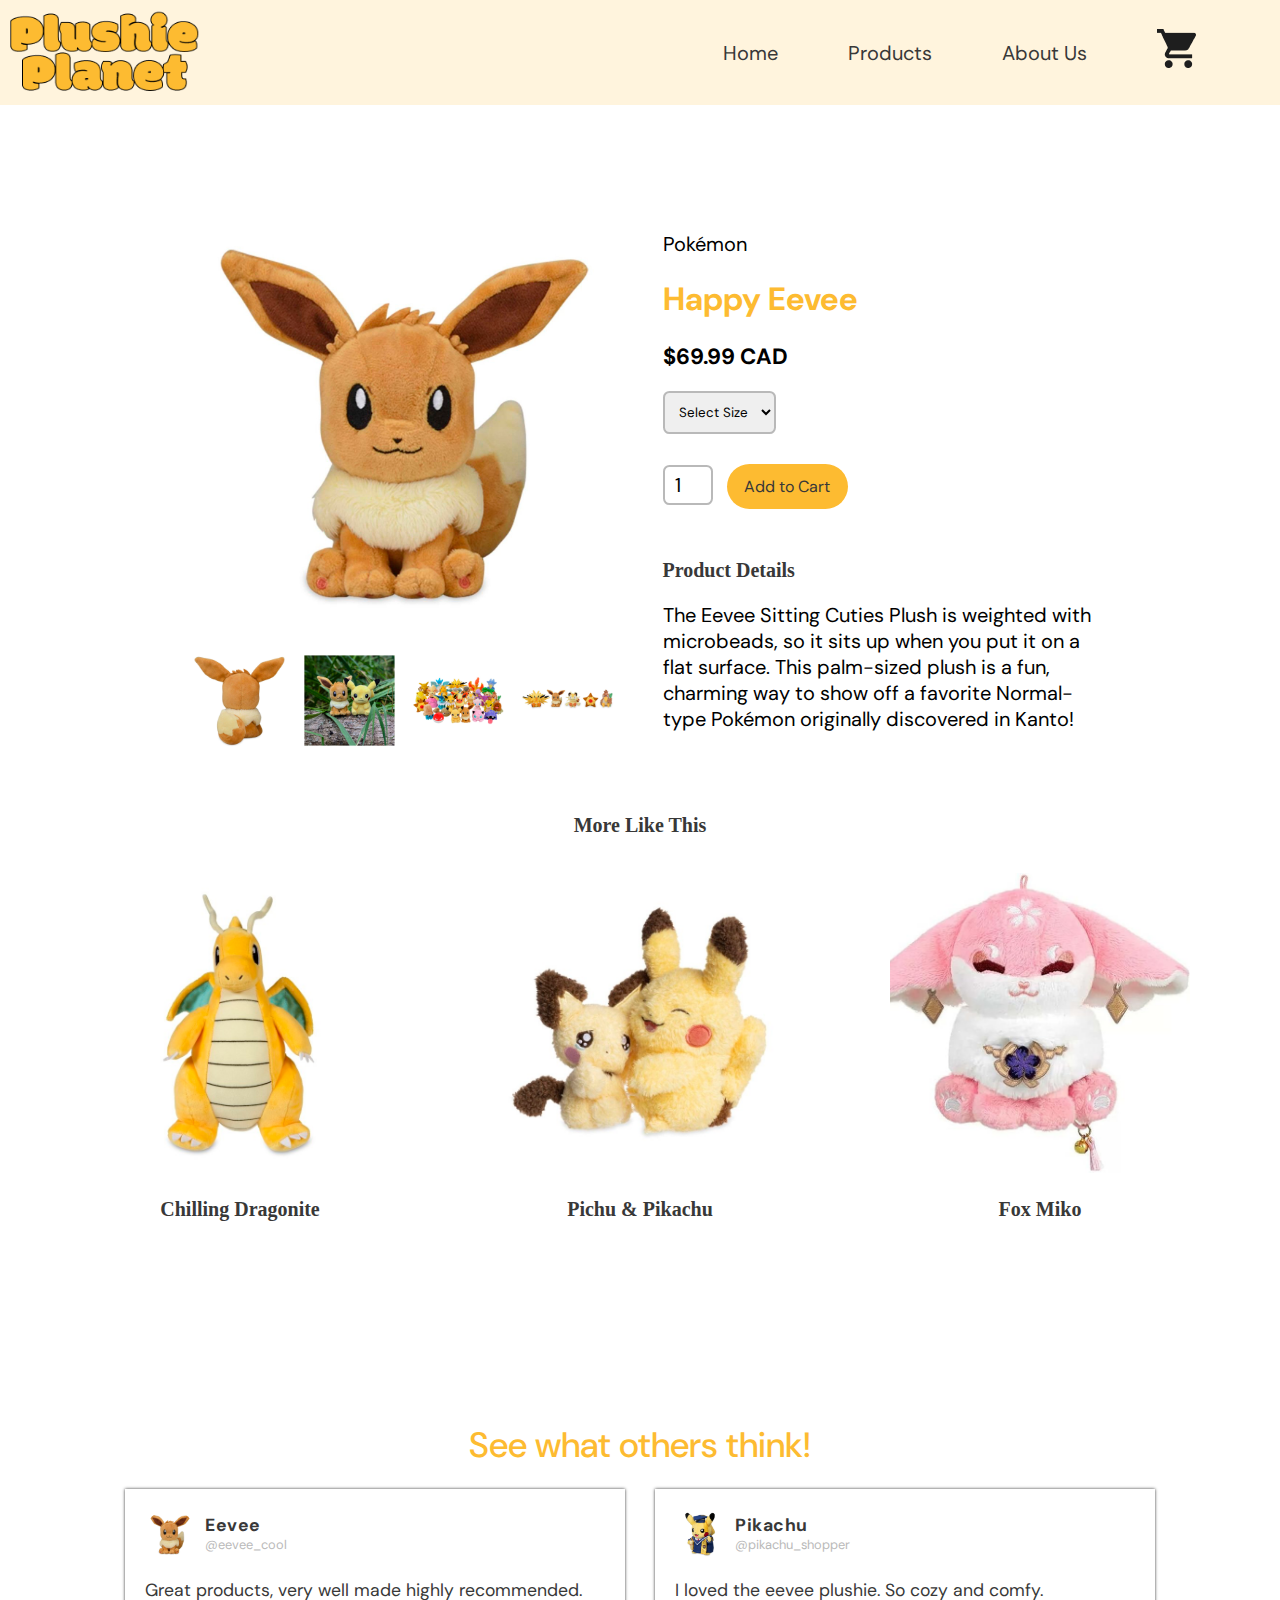
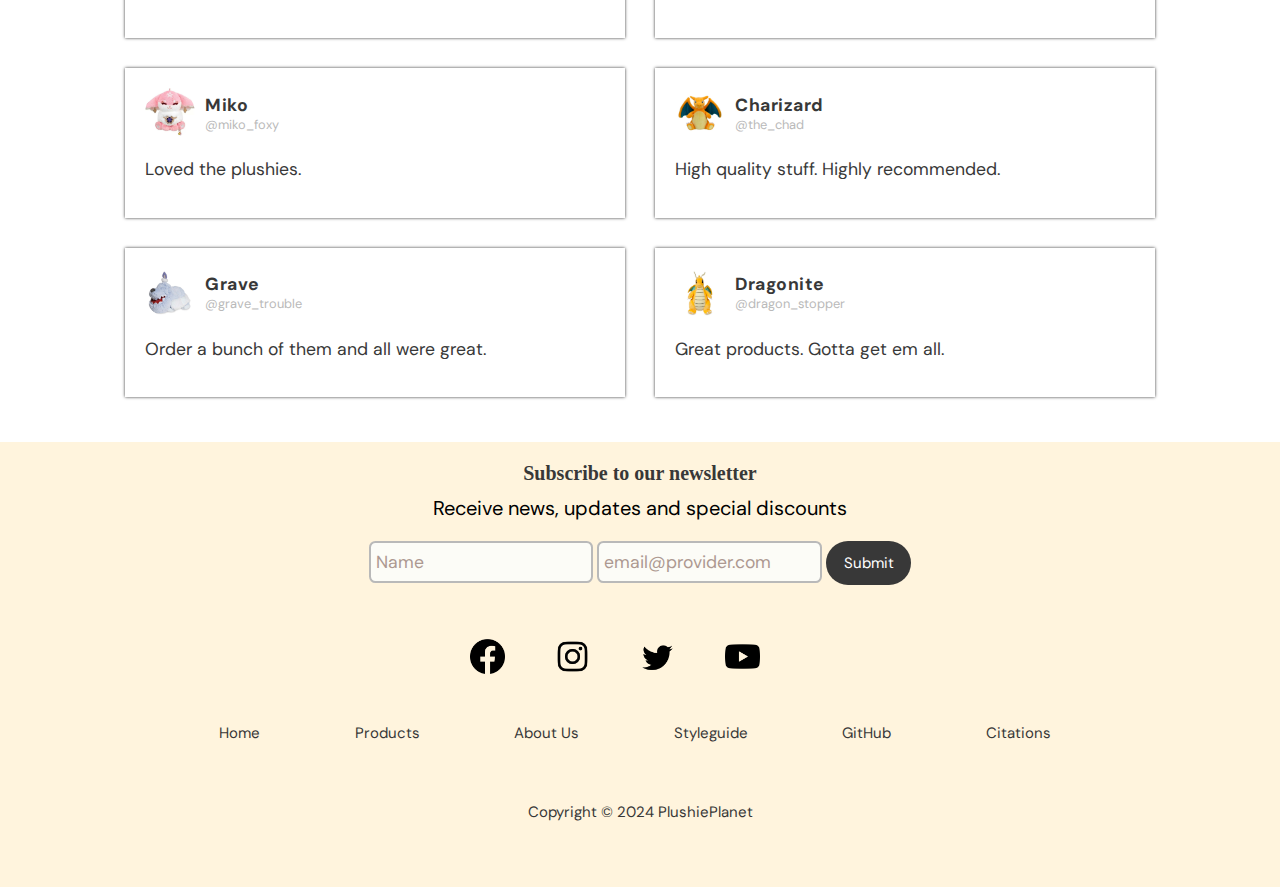
<file: details2.html>
<!DOCTYPE html>
<html lang="en">

  <head>
    <meta charset="UTF-8">
    <title>Plushie Planet</title>
    <link rel="stylesheet" href="css/productstyles.css">

    <link rel="preconnect" href="https://fonts.googleapis.com">
    <link rel="preconnect" href="https://fonts.gstatic.com" crossorigin>
    <link href="https://fonts.googleapis.com/css2?family=DM+Sans:ital,opsz,wght@0,9..40,100..1000;1,9..40,100..1000&display=swap" rel="stylesheet">

  </head>

  <body>
    <header>
      <nav>
        <img src="img/logo.png" style="width: 190px; height: 85px;" alt="logo" class="logo">

        <div class="nav-links">
          <a href="index.html">Home</a>
          <a href="product.html">Products</a>
          <a href="about.html">About Us</a>
          <a href="cart.html"><img src="img/cartimg.png" alt="cart"></a>
        </div>
      </nav>
    </header>

   <div class="small-container single-product">
    <div class="row">
      <div class="col-2">
        <img src="img/P1.jpg" width = "100%"
        id="product-img">
        <div class="small-img-row">
          <div class="small-img-col">
            <img src="img/d11.jpg" 
            width="100%" class="small-img">
          </div>
          <div class="small-img-col">
            <img src="img/d12.jpg" 
            width="100%" class="small-img">
          </div>
          <div class="small-img-col">
            <img src="img/d13.jpg" 
            width="100%" class="small-img">
          </div>
          <div class="small-img-col">
            <img src="img/d14.jpg" 
            width="100%" class="small-img">
          </div>
        </div>
      </div>
      <div class="col-2">
        <p>Pokémon</p>
        <h1>Happy Eevee</h1>
        <h4>$69.99 CAD</h4>
        <select>
          <option>Select Size</option>
          <option>XL</option>
          <option>Large</option>
          <option>Medium</option>
          <option>Small</option>
        </select>
        <input type="number" value="1">
        <a class="btn" href="cart.html">Add to Cart</a>
        <h3>Product Details <i class="fa fa-indent"></i></h3>
        <p> The Eevee Sitting Cuties Plush is weighted with microbeads, 
            so it sits up when you put it on a flat surface. This palm-sized plush is a fun, 
            charming way to show off a favorite Normal-type Pokémon originally discovered in Kanto!</p>
      </div>
    </div>
   </div>

   <div class="trend-section">
    <h3>More Like This</h3>
  
  <div class="trending">

    <div class="trend-prod">
      <a href="product.html"><img src="img/P5.jpg" alt="eve plushie" style="height: 300px; width: 300px;object-fit: cover;object-position: 100%;"></a>
      <h3>Chilling Dragonite</h3>
    </div>

    <div class="trend-prod">
      <a href="product.html"><img src="img/P2.jpg" alt="pikachu plushie" style="height: 300px; width: 300px;object-fit: cover;object-position: 100%;"></a>
      <h3>Pichu & Pikachu</h3>
    </div>

    <div class="trend-prod">
      <a href="product.html"><img src="img/P4.jpg" alt="grad pika plushie" style="height: 300px; width: 300px;object-fit: cover;object-position: 100%;"></a>
      <h3>Fox Miko</h3>
    </div>
  </div>
  </div>

  <section id ="testimonials">
    <div class="testimonial-heading">
      <h1>See what others think!</h1>
    </div>
    <div class="testimonial-box-cont">
      <div class="test-box">
        <div class="box-top">
          <div class="profile">
            <div class="profile-img">
              <img src="img/P1.jpg">
            </div>
            <div class="name-user">
                <strong>Eevee</strong>
              <span>@eevee_cool</span>
              
            </div>
          </div>
        </div>
        <div class="user-comment">
          <p>Great products, very well made highly recommended.</p>
        </div>
      </div>

      <div class="test-box">
        <div class="box-top">
          <div class="profile">
            <div class="profile-img">
              <img src="img/P3.jpg">
            </div>
            <div class="name-user">
                <strong>Pikachu</strong>
                <span>@pikachu_shopper</span>
            </div>
          </div>
        </div>
        <div class="user-comment">
          <p>I loved the eevee plushie. So cozy and comfy.</p>
        </div>
      </div>

      <div class="test-box">
        <div class="box-top">
          <div class="profile">
            <div class="profile-img">
              <img src="img/P4.jpg">
            </div>
            <div class="name-user">
              <strong>Miko</strong>
              <span>@miko_foxy</span>
            </div>
          </div>
        </div>
        <div class="user-comment">
          <p>Loved the plushies.</p>
        </div>
      </div>

      <div class="test-box">
        <div class="box-top">
          <div class="profile">
            <div class="profile-img">
              <img src="img/P7.jpg">
            </div>
            <div class="name-user">
              <strong>Charizard</strong>
              <span>@the_chad</span>
            </div>
          </div>
        </div>
        <div class="user-comment">
          <p>High quality stuff. Highly recommended.</p>
        </div>
      </div>

      <div class="test-box">
        <div class="box-top">
          <div class="profile">
            <div class="profile-img">
              <img src="img/P6.jpg">
            </div>
            <div class="name-user">
              
              <strong>Grave</strong>
              <span>@grave_trouble</span>
            </div>
          </div>
        </div>
        <div class="user-comment">
          <p>Order a bunch of them and all were great.</p>
        </div>
      </div>

      <div class="test-box">
        <div class="box-top">
          <div class="profile">
            <div class="profile-img">
              <img src="img/P5.jpg">
            </div>
            <div class="name-user">
                <strong>Dragonite</strong>
                <span>@dragon_stopper</span>
            </div>
          </div>
        </div>
        <div class="user-comment">
          <p>Great products. Gotta get em all.</p>
        </div>
      </div>

    </div>
  </section>

  <div class="subscription">

    <div class="subscription-box">
      <div class="newsletter-headline">
        <h3>Subscribe to our newsletter</h3>
      </div>
      <div class="newsletter-subtitle">
        <p>Receive news, updates and special discounts</p>
      </div>
      <form>
        <input class="newsletter-input" type="text" placeholder="Name">
        <input class="newsletter-input newsletter-input-email" type="email" placeholder="email@provider.com">
        <a class="submit" href="#"> Submit</a>
      </form>
    </div>

  </div>

  <footer>
    <div class="footer">
      <div class="row">
        <a href="https://www.facebook.com/" target="_blank"> <img src="img/facebook.png" alt="facebook icon" style="height: 35px; width: 35px;"> </a>
        <a href="https://www.instagram.com/" target="_blank"> <img src="img/instagram.png" alt="instagram icon" style="height: 35px; width: 35px;"> </a>
        <a href="https://twitter.com/home" target="_blank"> <img src="img/twitter.png" alt="twitter icon" style="height: 35px; width: 35px;"> </a>
        <a href="https://www.youtube.com/" target="_blank"> <img src="img/youtube.png" alt="youtube icon" style="height: 35px; width: 35px;"> </a>   </div>
      
      <div class="row">
      <ul>
      <li><a href="index.html">Home</a></li>
      <li><a href="product.html">Products</a></li>
      <li><a href="about.html">About Us</a></li>
      <li><a href="Styleguide/index.html" target="_blank">Styleguide</a></li>
      <li><a href="https://github.com/anmolsek/PlushiePlanet" target="_blank">GitHub</a></li>
      <li><a href="citations.html" target="_blank">Citations</a></li>
      </ul>
      </div>
      
      <div class="row">
      <p>Copyright © 2024 PlushiePlanet</p>
      </div>
      </div>
  </footer>
  </body>
</html>
</file>
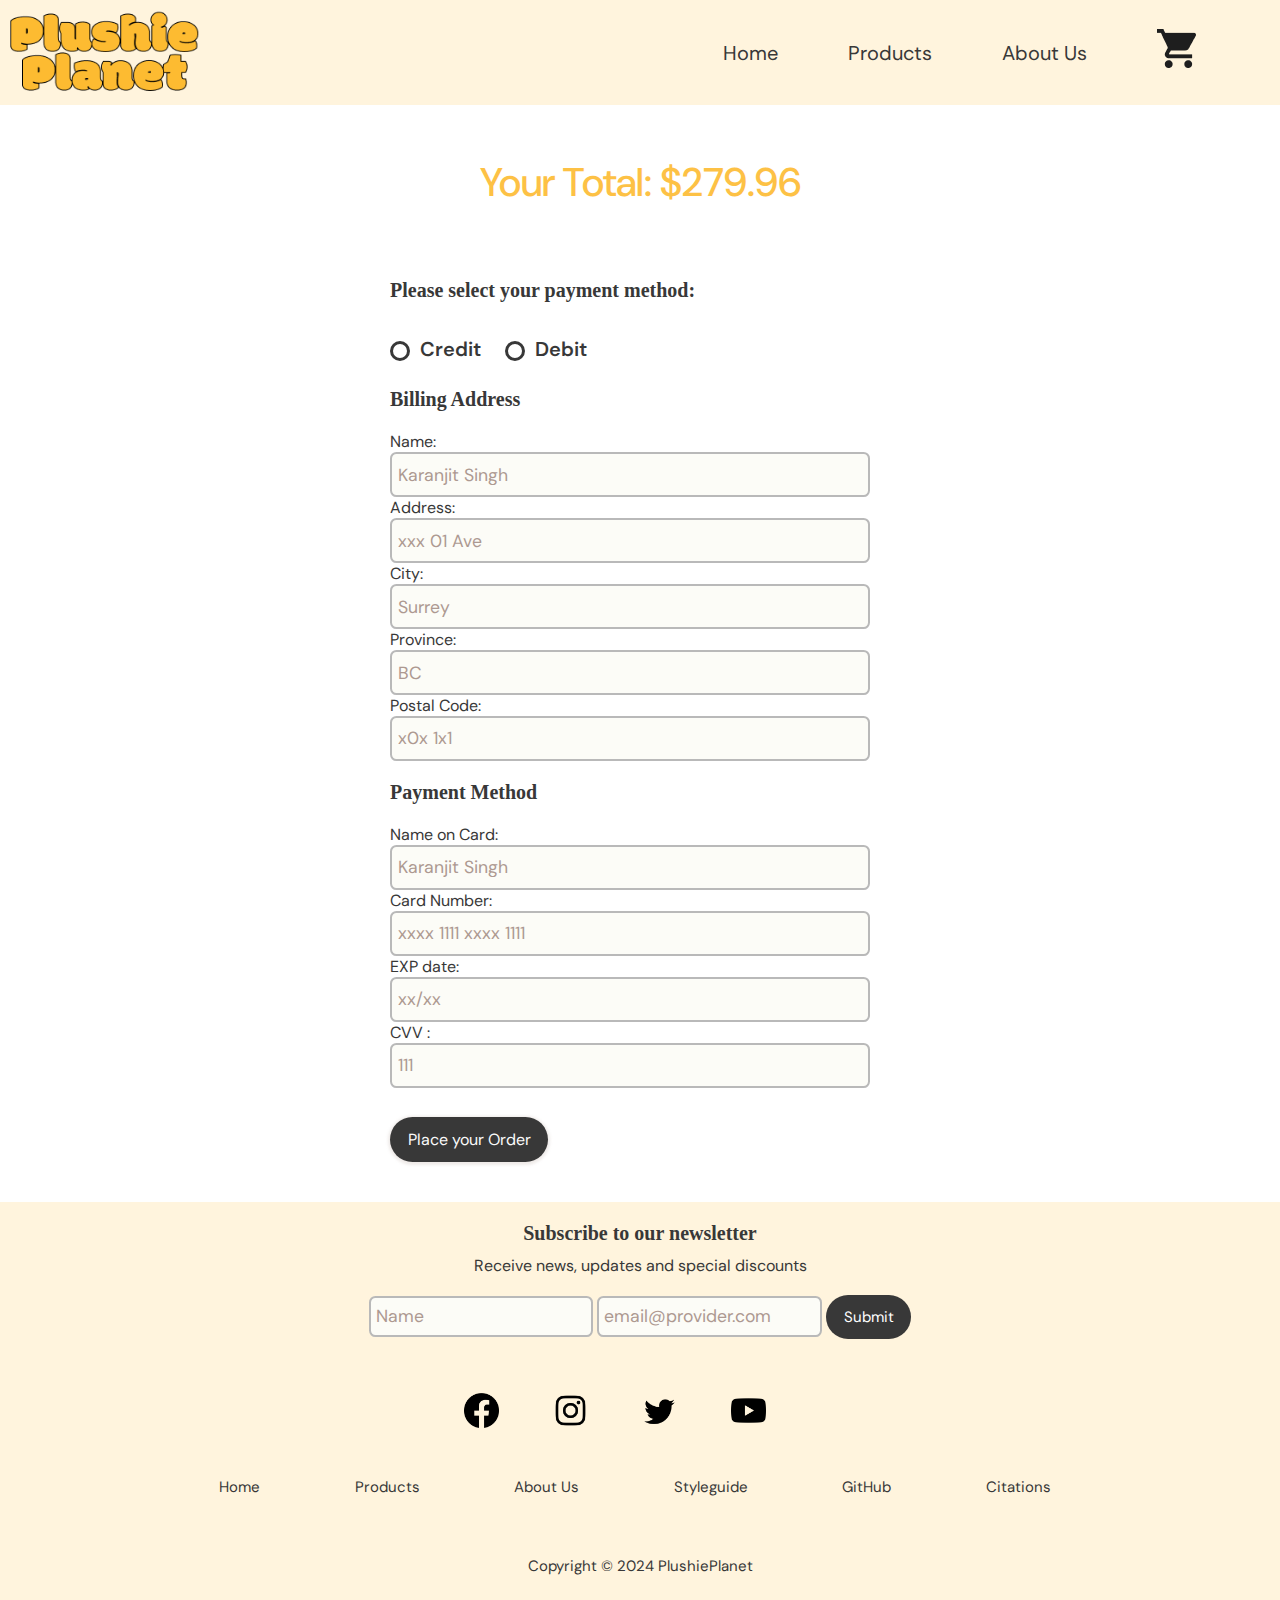
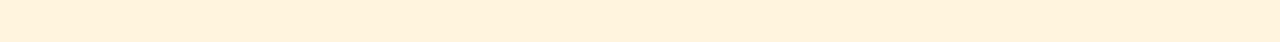
<file: payment.html>
<!DOCTYPE html>
<html lang="en">

  <head>
    <meta charset="UTF-8">
    <title>Plushie Planet</title>
    <link rel="stylesheet" href="css/cartstyle.css">

    <link rel="preconnect" href="https://fonts.googleapis.com">
    <link rel="preconnect" href="https://fonts.gstatic.com" crossorigin>
    <link href="https://fonts.googleapis.com/css2?family=DM+Sans:ital,opsz,wght@0,9..40,100..1000;1,9..40,100..1000&display=swap" rel="stylesheet">

  </head>

  <body>
    <header>
      <nav>
        <img src="img/logo.png" style="width: 190px; height: 85px;" alt="logo" class="logo">

        <div class="nav-links">
          <a href="index.html">Home</a>
          <a href="product.html">Products</a>
          <a href="about.html">About Us</a>
          <a href="cart.html"><img src="img/cartimg.png" alt="cart"></a>
        </div>
      </nav>
    </header>

    <h1 class = "bg-text"> Your Total: $279.96 </h1>

    <section id="check_out">  
        <section class="element">
          <div class="grid element-grid">
          <div class="col">
          
          <h3 class = "title-pay"> Please select your payment method:</h3>
          <div class = "radio-group">
            <label class ="radio">
              <input class="pay-input" type = "radio" value="1" name="days">
              Credit
              <span></span>
            </label>
            <label class = "radio">
              <input class="pay-input" type = "radio" value="2" name="days">
              Debit
              <span></span>
            </label>
          </div>
          <div class="payment-method">
        <form>
        <div class="container">
    
          <div class="row">
    
              <div class="col">
    
                  <h3 class="title-pay">Billing Address</h3>
    
                  <div class="inputBox">
                      <span>Name:</span>
                      <input class="pay-input" type="text" placeholder="Karanjit Singh">
                  </div>
                  <div class="inputBox">
                      <span>Address:</span>
                      <input class="pay-input" type="text" placeholder="xxx 01 Ave">
                  </div>
                  <div class="inputBox">
                      <span>City:</span>
                      <input class="pay-input" type="text" placeholder="Surrey">
                  </div>
    
                  <div class="flex">
                      <div class="inputBox">
                          <span>Province:</span>
                          <input class="pay-input" type="text" placeholder="BC">
                      </div>
                      <div class="inputBox">
                          <span>Postal Code:</span>
                          <input class="pay-input" type="text" placeholder="x0x 1x1">
                      </div>
                  </div>
              </div>
              <div class="col">
                  <h3 class="title-pay">Payment Method</h3>
                  <div class="inputBox">
                      <span>Name on Card:</span>
                      <input class="pay-input" type="text" placeholder="Karanjit Singh">
                  </div>
                  <div class="inputBox">
                      <span>Card Number:</span>
                      <input class="pay-input" type="number" placeholder="xxxx 1111 xxxx 1111">
                  </div>
                  <div class="inputBox">
                      <span>EXP date:</span>
                      <input class="pay-input" type="text" placeholder="xx/xx">
                  </div>
                      <div class="inputBox">
                          <span>CVV :</span>
                          <input class="pay-input" type="text" placeholder="111">      
                      </div>
                  </div>
              </div>   
          </div>
          <br>
          <a class="button-nav" href="thankyou.html">Place your Order</a>
        </form>
      </div>
          </div>
          </div>
     </section>

     <div class="subscription">

        <div class="subscription-box">
          <div class="newsletter-headline">
            <h3>Subscribe to our newsletter</h3>
          </div>
          <div class="newsletter-subtitle">
            <p>Receive news, updates and special discounts</p>
          </div>
          <form>
            <input class="newsletter-input" type="text" placeholder="Name">
            <input class="newsletter-input newsletter-input-email" type="email" placeholder="email@provider.com">
            <a class="submit" href="#"> Submit</a>
          </form>
        </div>
  
      </div>
  
      <footer>
        <div class="footer">
          <div class="row">
            <a href="https://www.facebook.com/" target="_blank"> <img src="img/facebook.png" alt="facebook icon" style="height: 35px; width: 35px;"> </a>
            <a href="https://www.instagram.com/" target="_blank"> <img src="img/instagram.png" alt="instagram icon" style="height: 35px; width: 35px;"> </a>
            <a href="https://twitter.com/home" target="_blank"> <img src="img/twitter.png" alt="twitter icon" style="height: 35px; width: 35px;"> </a>
            <a href="https://www.youtube.com/" target="_blank"> <img src="img/youtube.png" alt="youtube icon" style="height: 35px; width: 35px;"> </a>   </div>
          
          <div class="row">
          <ul>
          <li><a href="index.html">Home</a></li>
          <li><a href="product.html">Products</a></li>
          <li><a href="about.html">About Us</a></li>
          <li><a href="Styleguide/index.html" target="_blank">Styleguide</a></li>
          <li><a href="https://github.com/anmolsek/PlushiePlanet" target="_blank">GitHub</a></li>
          <li><a href="citations.html" target="_blank">Citations</a></li>
          </ul>
          </div>
          
          <div class="row">
          <p>Copyright © 2024 PlushiePlanet</p>
          </div>
          </div>
      </footer>


  </body>
</html>
</file>
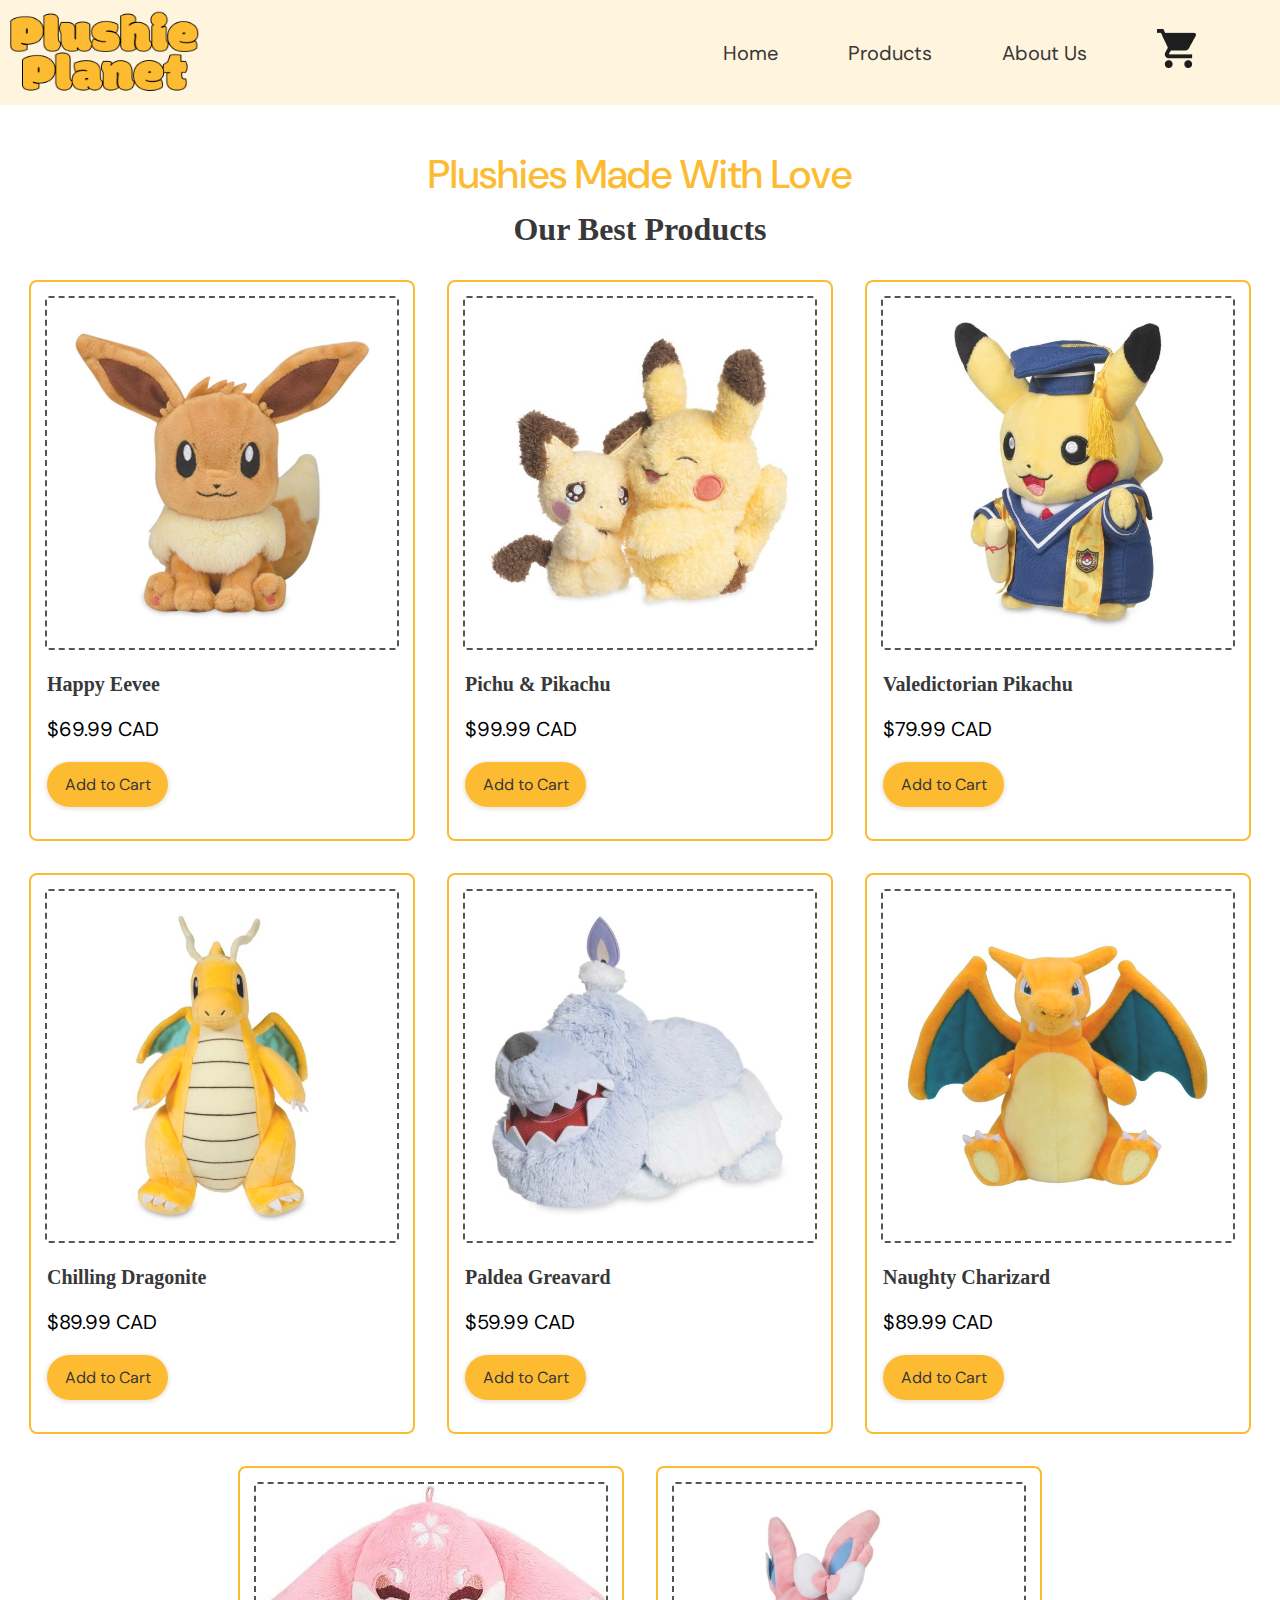
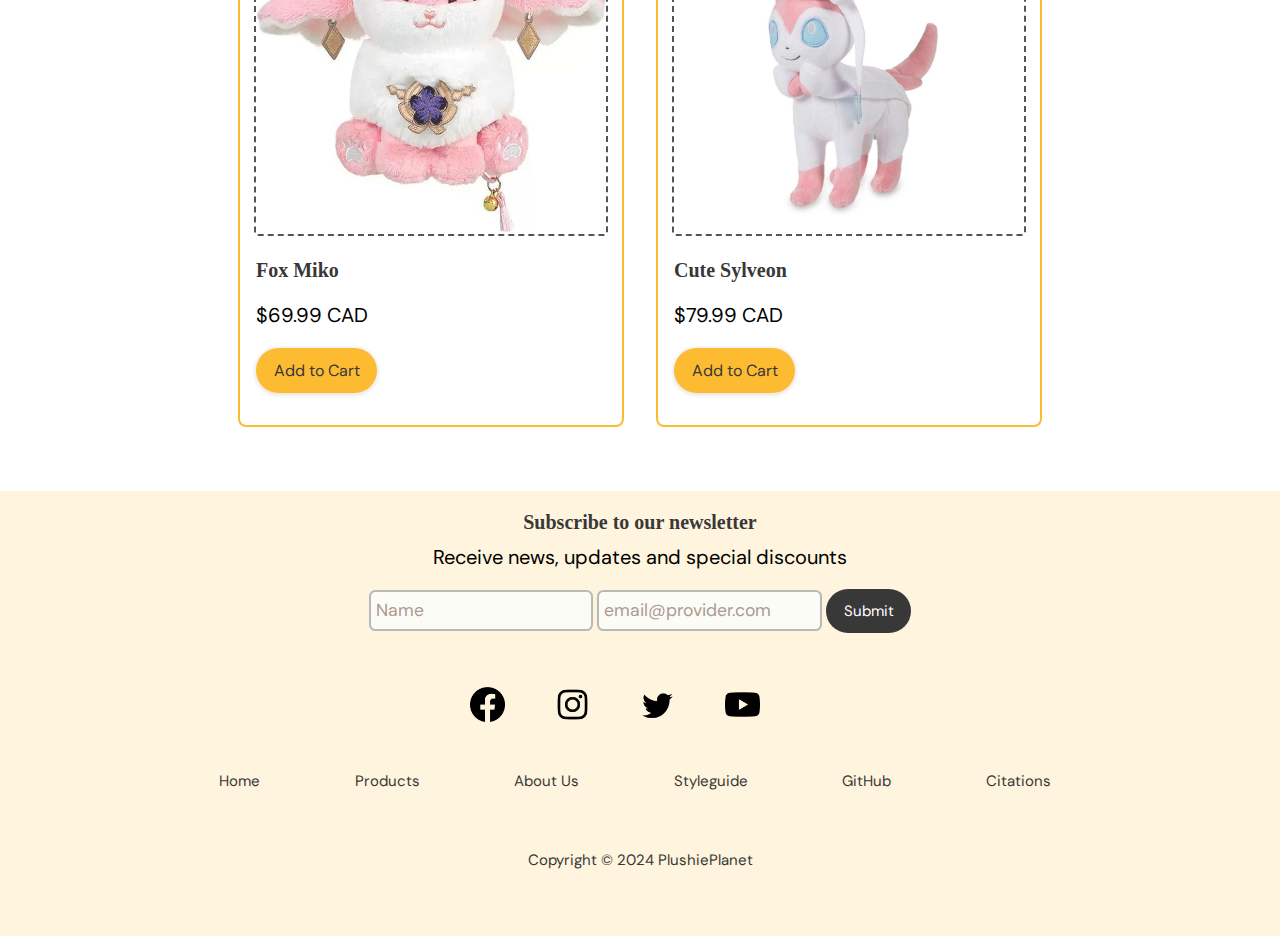
<file: product.html>
<!DOCTYPE html>
<html lang="en">

  <head>
    <meta charset="UTF-8">
    <title>Plushie Planet</title>
    <link rel="stylesheet" href="css/productstyles.css">

    <link rel="preconnect" href="https://fonts.googleapis.com">
    <link rel="preconnect" href="https://fonts.gstatic.com" crossorigin>
    <link href="https://fonts.googleapis.com/css2?family=DM+Sans:ital,opsz,wght@0,9..40,100..1000;1,9..40,100..1000&display=swap" rel="stylesheet">

  </head>

  <body>
    <header>
      <nav>
        <img src="img/logo.png" style="width: 190px; height: 85px;" alt="logo" class="logo">

        <div class="nav-links">
          <a href="index.html">Home</a>
          <a href="product.html">Products</a>
          <a href="about.html">About Us</a>
          <a href="cart.html"><img src="img/cartimg.png" alt="cart"></a>
        </div>
      </nav>
    </header>

          <h1 class = "bg-text"> Plushies made with love</h1>
          <p class = "mg-text"> Our Best Products </p>
      
            <div class="products-grid">
                <section class="product-cards">
                  <a href = "details2.html"> <img class="img-item" src="img/P1.jpg" height="350" width="350" alt="Product listing page"></a>
                  <h3>Happy Eevee</h3>
                  <p>$69.99 CAD</p>
                  <a class="button-nav cart" href="cart.html">Add to Cart</a>
                </section>
      
                <section class="product-cards">
                  <a href = "details.html"><img class="img-item" src="img/P2.jpg" height="350" width="350" alt="Product listing page"></a>
                  <h3>Pichu & Pikachu</h3>
                  <p>$99.99 CAD</p>
                  <a class="button-nav cart" href="cart.html">Add to Cart</a>
                </section>
      
                <section class="product-cards">
                  <a href = "details.html"><img class="img-item" src="img/P3.jpg" height="350" width="350" alt="Product listing page"></a>
                  <h3>Valedictorian Pikachu</h3>
                  <p>$79.99 CAD</p>
                  <a class="button-nav cart" href="cart.html">Add to Cart</a>
                </section> 

                <section class="product-cards">
                  <a href = "details2.html"><img class="img-item" src="img/P5.jpg" height="350" width="350" alt="Product listing page"></a>
                  <h3>Chilling Dragonite</h3>
                  <p>$89.99 CAD</p>
                  <a class="button-nav cart" href="cart.html">Add to Cart</a>
                </section>
      
                <section class="product-cards">
                  <a href = "details2.html"><img class="img-item" src="img/P6.jpg" height="350" width="350" alt="Product listing page"></a>
                  <h3>Paldea Greavard</h3>
                  <p>$59.99 CAD</p>
                  <a class="button-nav cart" href="cart.html">Add to Cart</a>
                </section>
      
                <section class="product-cards">
                  <a href = "details.html"><img class="img-item" src="img/P7.jpg" height="350" width="350" alt="Product listing page"></a>
                  <h3>Naughty Charizard</h3>
                  <p>$89.99 CAD</p>
                  <a class="button-nav cart" href="cart.html">Add to Cart</a>
                </section>

                <section class="product-cards">
                  <a href = "details.html"><img class="img-item" src="img/P4.jpg" height="350" width="350" alt="Product listing page"></a>
                  <h3>Fox Miko</h3>
                  <p>$69.99 CAD</p>
                  <a class="button-nav cart" href="cart.html">Add to Cart</a>
                </section>
      
                <section class="product-cards">
                  <a href = "details2.html"><img class="img-item" src="img/P8.jpg" height="350" width="350" alt="Product listing page"></a>
                  <h3>Cute Sylveon</h3>
                  <p>$79.99 CAD</p>
                  <a class="button-nav cart" href="cart.html">Add to Cart</a>
                </section> 

          </div>

          

            <div class="subscription">

              <div class="subscription-box">
                <div class="newsletter-headline">
                  <h3>Subscribe to our newsletter</h3>
                </div>
                <div class="newsletter-subtitle">
                  <p>Receive news, updates and special discounts</p>
                </div>
                <form>
                  <input class="newsletter-input" type="text" placeholder="Name">
                  <input class="newsletter-input newsletter-input-email" type="email" placeholder="email@provider.com">
                  <a class="submit" href="#"> Submit</a>
                </form>
              </div>
      
            </div>
      
            <footer>
              <div class="footer">
                <div class="row">
                  <a href="https://www.facebook.com/" target="_blank"> <img src="img/facebook.png" alt="facebook icon" style="height: 35px; width: 35px;"> </a>
                  <a href="https://www.instagram.com/" target="_blank"> <img src="img/instagram.png" alt="instagram icon" style="height: 35px; width: 35px;"> </a>
                  <a href="https://twitter.com/home" target="_blank"> <img src="img/twitter.png" alt="twitter icon" style="height: 35px; width: 35px;"> </a>
                  <a href="https://www.youtube.com/" target="_blank"> <img src="img/youtube.png" alt="youtube icon" style="height: 35px; width: 35px;"> </a>   </div>
                
                <div class="row">
                <ul>
                <li><a href="index.html">Home</a></li>
                <li><a href="product.html">Products</a></li>
                <li><a href="about.html">About Us</a></li>
                <li><a href="Styleguide/index.html" target="_blank">Styleguide</a></li>
                <li><a href="https://github.com/anmolsek/PlushiePlanet" target="_blank">GitHub</a></li>
                <li><a href="citations.html" target="_blank">Citations</a></li>
                </ul>
                </div>
                
                <div class="row">
                <p>Copyright © 2024 PlushiePlanet</p>
                </div>
                </div>
            </footer>
          
      </body>
</html>
</file>
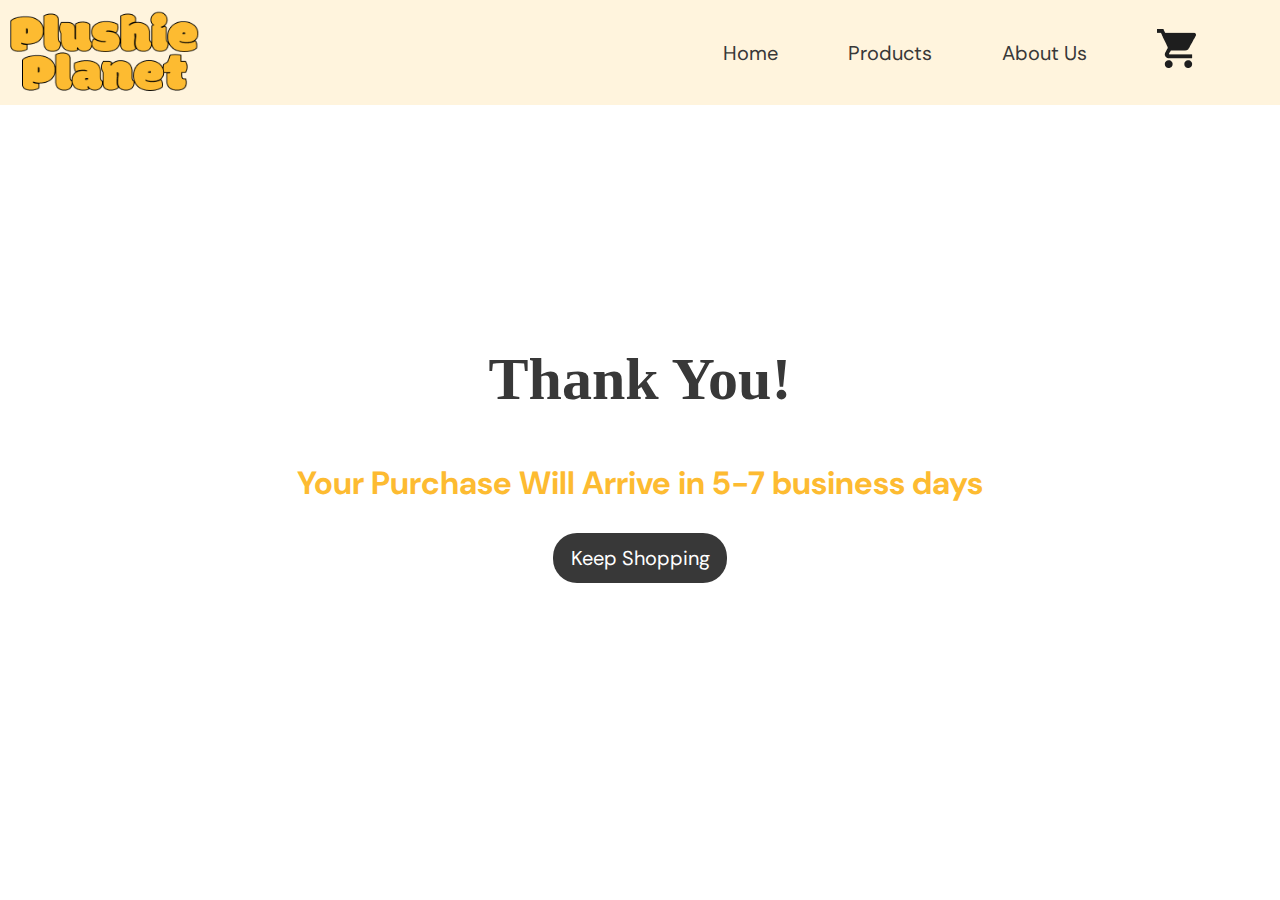
<file: thankyou.html>
<!DOCTYPE html>
<html lang="en">

  <head>
    <meta charset="UTF-8">
    <title>Plushie Planet</title>
    <link rel="stylesheet" href="css/styles.css">
    <link rel="preconnect" href="https://fonts.googleapis.com">
    <link rel="preconnect" href="https://fonts.gstatic.com" crossorigin>
    <link href="https://fonts.googleapis.com/css2?family=DM+Sans:ital,opsz,wght@0,9..40,100..1000;1,9..40,100..1000&display=swap" rel="stylesheet">

  </head>


  <body>
    <header>
      <nav>
        <img src="img/logo.png" style="width: 190px; height: 85px;" alt="logo" class="logo">

        <div class="nav-links">
          <a href="index.html">Home</a>
          <a href="product.html">Products</a>
          <a href="about.html">About Us</a>
          <a href="cart.html"><img src="img/cartimg.png" alt="cart"></a>
        </div>
      </nav>
    </header>

    <div class="Thanks">
      <h2>Thank You!</h2>
      <h1>Your Purchase Will Arrive in 5-7 business days</h1>

      <div class="thank-button">
        <a class="keepshop" href="product.html">Keep Shopping</a>
      </div>
    </div>

    

      

  </body>  
</html>
</file>
<file: css/styles.css>
* {
    box-sizing: border-box;
  }

body {
    font-family: 'DM Sans', sans-serif;
    background-color: #ffffff;
    color: #000000;
    font-weight: regular;
    margin: auto;
    overflow-x: hidden;
  }

  html{
    scroll-behavior: smooth;
  }
  
nav{
    background-color: #FFF4DD;
    display: flex;
    flex-direction: row;
    align-items: center;
    padding: 10px;
}

.logo{
    margin-right: auto;
}

nav a{
    font-family: "DM Sans";
    font-size: 20px;
    text-decoration: none;
    color: #383838;
    padding-right: 70px;
}


nav a:hover{
    font-family: "DM Sans";
    font-size: 20px;
    text-decoration: none;
    color: #000000;
    text-decoration: underline;
    padding-right: 70px;
}

/* LANDING PAGE*/

h1{
    font-family: "DM Sans";
    color: #FDBB31;
}

h2{
    font-family: "Neue Montreal";
    font-size: 60px;
    color: #383838;
}

p{
    font-family: "DM Sans";
    font-size: 20px;
}

.banner{
    display: flex;
    justify-content: center;
    padding-top: 2rem;
    padding-bottom: 2rem;
}

.banner a{
    font-family: "DM Sans";
    font-size: 20px;
    text-decoration: none;
    color: #ffffff;
    background-color: #383838;
    padding: 0.75rem 1.1rem;
    border-radius: 1.5rem;
    transition: background-color 0.35s;
}

.banner a:hover, .banner a:focus{
    color:#383838;
    background-color: #FDBB31;
}

.banner p{
    max-width: 550px;
    padding-bottom: 50px;
}

.banner h1{
    margin-bottom: 0px;
}

.banner h2{
    max-width: 200px;
    margin-top: 0px;
}

.banner-text{
    margin: 20px;
}

.banner-img img {
  max-width: 100%;
  height: auto;
}

.banner-img {
  max-width: 90%;
  margin-bottom: 20px;
  display: flex;
  justify-content: center;
  align-items: center; 
}


/* STATISTICS */

.statistics{
    background-color: #383838;
    display: flex;
    flex-wrap: wrap;
    justify-content: center;
    align-items: baseline;
    padding: 20px;
}

.statistics h3{
    font-family: "Neue Montreal";
    font-size: 20px;
    color: #FDBB31;
    text-align: center;
    padding-top: 20px;
}

.stat-text{
    justify-content: center;
    text-align: center; 
    padding-left: 100px;
    padding-right: 100px;
    padding-top: 10px;
    padding-bottom: 10px;
}

.stat-text img {
    display: block; 
    margin: auto; 
}

.statistics p{
    text-align: center;
    max-width: 200px;
    color: #FDBB31;
}

/* TRENDING PAGE */

h3{
    font-family: "Neue Montreal";
    font-size: 20px;
    color: #383838;
}

.trend-section {
    display: flex;
    flex-direction: column;
    flex-wrap: wrap;
    align-items: center;
    padding-top: 1rem;
  }
  
  .trending {
    display: flex;
    justify-content: center;
    flex-wrap: wrap;
    gap: 100px; 
    padding-top: 1rem;
    padding-bottom:100px;
  }
  
  .trend-prod {
    text-align: center;
    padding-bottom: 1rem;
  }

  /* EVENTS */

  .events {
    display: flex;
    flex-direction: column;
    flex-wrap: wrap;
    align-items: center;
    justify-content: center;
    padding-bottom: 100px;

  }

  .events-section{
    display: flex;
    flex-direction: row;
    flex-wrap: wrap;
    justify-content: center;
    background-color:#FFF4DD;
    box-shadow: 0 5px 10px 0 #383838;
    border-radius: 10px;
    overflow:hidden;
  }

  .events h1{
    color: #383838;
  }

  .events p{
    max-width: 700px;
  }

  .event-col1{
    align-self: center;
    height: 300px;
  }

  .event-col2{
    padding-left: 50px;
    padding-right: 50px;
    align-self: center;
  }

  /* SUBSCRIPTION */
  /* Reference for this part: https://codepen.io/manor/pen/rzaEEd */

  .subscription{
    background-color: #FFF4DD;
  }

  .subscription-box{
    display: flex;
    flex-direction: column;
    align-items: center;
  }

  .subscription h3{
    padding: 0px;
    margin: 0px;

    margin-top: 20px;
    margin-bottom: 10px;
  }

  .subscription p{
    padding: 0px;
    margin: 0%;
    margin-bottom: 20px;
  }


  @media all and (max-width: 991px) {
    .newsletter-headline, .newsletter-subtitle {
      text-align: center;
    }
  }

  .subscription form{
    padding-bottom: 5px;
  }

  .newsletter-input {
  font-size: 1.1rem;
  line-height: 1.6;
  padding: 0.3rem;
  border: 2.5px solid #b9b9b9;
  border-radius: 0.4rem;
  font-family: "DM Sans", sans-serif;
  background-color: #fcfcf7;
  transition-property: border-color;
  transition-duration: 0.17s;
  transition-timing-function: ease-in;
  }

  .newsletter-input:hover {
    border-color: #fdbb31;  
  }
  
  .newsletter-input:focus, .newsletter-input:active {
    outline: #fdbb31;
    border-color: #fdbb31;
    background-color: #fff4dd;
  }

  .submit{
    font-family: "DM Sans";
    font-size: 15px;
    text-decoration: none;
    color: #ffffff;
    background-color: #383838;
    padding: 0.75rem 1.1rem;
    border-radius: 1.5rem;
    transition: background-color 0.35s;
  }

  .submit:hover, .submit:focus{
    color:#383838;
    background-color: #fdbb31;
}



  /* FOOTER */

    .footer{
    background:#FFF4DD;
    padding:30px 0px;
    font-family: 'Play', sans-serif;
    text-align:center;
    }

    .footer a, .footer p{
      font-family: "DM Sans";
      font-size: 15px;
      text-decoration: none;
      color: #383838;
      justify-content: center;
    }
    
    .footer .row{
    width:100%;
    margin:1% 0%;
    padding:0.6% 0%;
    color:#383838;
    justify-content: center;
    }
    
    .footer .row a{
    text-decoration:none;
    color:#383838;
    transition:0.5s;
    margin-right: 50px;
    }
    
    .footer .row a:hover{
    text-decoration: underline;
    color:#000000;
    }
    
    .footer .row ul{
    width:100%;
    }
    
    .footer .row ul li{
    display:inline-block;
    margin:0px 20px;
    }
    
    .footer .row a i{
    font-size:2em;
    margin:0% 1%;
    }
    
  

    /* THANKS */

    .Thanks{
      display: flex;
      flex-wrap: wrap;
      align-items: center;
      flex-direction: column;
    }

    .keepshop{
      font-family: "DM Sans";
      font-size: 20px;
      text-decoration: none;
      color: #ffffff;
      background-color: #383838;
      padding: 0.75rem 1.1rem;
      border-radius: 1.5rem;
      transition: background-color 0.35s;
    }

    .thank-button{
      margin-top: 20px;
    }

    .Thanks h1{
      margin-top: 0px;
    }

    .Thanks h2{
      margin-bottom: 3rem;
      margin-top: 15rem;
    }
  
    .keepshop:hover, .keepshop:focus{
      color:#383838;
      background-color: #fdbb31;
  }


  /* RESPONSIVENESS */

  @media screen and (max-width: 900px) {
    .banner {
      flex-direction: column;
      align-items: center;
    }
  
    .banner-img {
      max-width: 90%;
      height: auto; 
    }
  
    .banner-text {
      text-align: center;
    }

    .banner h2{
      max-width: none;
    }
  
    .banner h1, .banner h2, .banner p {
      text-align: center;
    }

    .statistics{
      flex-direction: column;
      align-items: center;
    }

    .trend-section {
      flex-direction: column;
      align-items: center;

    }

    .trend-section h2{
      text-align: center;
    }

    .events h2, .events p, .events h1{
      text-align: center;
    }

    .events{
      flex-direction: column;
      align-items: center;
    }

    .footer{
      text-align:center;
      padding:5%;
    }
    
      .footer .row ul li{
      display:block;
      margin:10px 0px;
      text-align:center;
      }
      .footer .row a i{
      margin:0% 3%;
      }
    
      .subscription form{
        text-align: center;
      }

      .subscription form .newsletter-input {
        margin-bottom: 30px;
      }
    
      .subscription form .submit {
        margin-top: 30px; 
      }


  }

    .nav-links {
      display: flex;
      flex-direction: row;
      align-items: center;
    }

    @media screen and (max-width: 768px) {
      .nav-links {
        flex-direction: column;
        align-items: flex-start;
      }

      .nav-links a {
        margin-right: 0; 
        margin-bottom: 10px;
      }
    }
</file>
<file: css/productstyles.css>
* {
  box-sizing: border-box;
}

body {
    font-family: 'DM Sans', sans-serif;
    background-color: #ffffff;
    color: #000000;
    font-weight: regular;
    margin: auto;
    overflow-x: hidden;
  }

  html{
    scroll-behavior: smooth;
  }
  
nav{
    background-color: #FFF4DD;
    display: flex;
    flex-direction: row;
    align-items: center;
    padding: 10px;
}

.logo{
    margin-right: auto;
}

nav a{
  font-family: "DM Sans";
  font-size: 20px;
  text-decoration: none;
  color: #383838;
  padding-right: 70px;
}

nav a:hover{
  font-family: "DM Sans";
  font-size: 20px;
  text-decoration: none;
  color: #000000;
  text-decoration: underline;
  padding-right: 70px;
}

.products-grid{
    display: flex;
    flex-wrap: wrap;
    justify-content: center;
    padding-bottom: 2rem;
    width: 100%; 
}
.banner{
  display: flex;
  justify-content: center;
  padding-top: 2rem;
  padding-bottom: 2rem;
}

.banner a{
  font-family: "DM Sans";
  font-size: 20px;
  text-decoration: none;
  color: #ffffff;
  background-color: #383838;
  padding: 0.75rem 1.1rem;
  border-radius: 1.5rem;
  transition: background-color 0.35s;
}

.banner a:hover, .banner a:focus{
  color:#383838;
  background-color: #FDBB31;
}

.banner p{
  max-width: 550px;
  padding-bottom: 50px;
}

.banner h1{
  margin-bottom: 0px;
}

.banner h2{
  max-width: 200px;
  margin-top: 0px;
}

.banner-text{
  margin: 20px;
}
/* LANDING PAGE*/

h1{
    font-family: "DM Sans";
    color: #FDBB31;
}

h2{
    font-family: "Neue Montreal";
    font-size: 70px;
}

h3{
    font-family: "Neue Montreal";
    font-size: 20px;
    color: #383838;
}

p{
    font-family: "DM Sans";
    font-size: 20px;
}

.bg-text{
    font-family: "DM Sans";
    padding: 1rem 0;
    text-transform: capitalize;
    color: #FDBB31;
}

.bg-text{
    font-size: 2.5rem;
    font-weight: 500;
    text-align: center;
    opacity: 1;
    color: #FDBB31;
}

.mg-text{
    font-family: "Neue Montreal";
}

.mg-text{
  margin-top: -2rem;
    font-size: 32px;
    font-weight: 600;
    text-align: center;
    color: #383838;
}

.button-nav {
    color: #fafafa;
    background-color: #383838;
    font-size: 1rem;
    padding: 0.75rem 1.1rem;
    border-radius: 1.5rem;
    transition: background-color 0.35s;
    display: inline-block;
    text-decoration: none;

    box-shadow: 0px 1px 3px 2px rgb(173, 153, 145, 0.2);
  
    /* reference for drop shadow: https://www.w3schools.com/cssref/css3_pr_box-shadow.php */
    /* reference for rounded corners: https://www.w3schools.com/css/css3_borders.asp */
  }
  
  .button-nav:hover,
  .button-nav:focus {
    color:#fafafa;
    background-color: #383838;
  }
  
  .cart {
    background-color: #fdbb31;
    color: #383838;
  }

.img-item {
    outline: 2px dashed #383838;
    transition: transform 0.2s;
    opacity: 0.85;
    border-radius: 0.1rem;
    -webkit-transition: .3s ease-in-out;
	transition: .3s ease-in-out;
  }

.img-item:hover,
.img-item:focus {
  transform: scale(1.04);
  opacity: 1;
  outline: 2px solid #fdbb31;
  /* reference for zoom on hover: https://www.w3schools.com/howto/howto_css_zoom_hover.asp */
}

  .product-cards {
    margin-left: 1rem;
    margin-right: 1rem;
    margin-bottom: 2rem;
    justify-content: space-between;
    border: 2px solid #fdbb31;
    background-color: #ffffff;
    max-width: 400px;
    padding: 1rem 1rem 2rem;
    border-radius: 0.5rem;
  }

  .product-cards img {
    max-width: auto;
    margin: auto;
  }
  
  .subscription{
    background-color: #FFF4DD;
  }

  .subscription-box{
    display: flex;
    flex-direction: column;
    align-items: center;
  }

  .subscription h3{
    padding: 0px;
    margin: 0px;

    margin-top: 20px;
    margin-bottom: 10px;
  }

  .subscription p{
    padding: 0px;
    margin: 0%;
    margin-bottom: 20px;
  }


  @media all and (max-width: 991px) {
    .newsletter-headline, .newsletter-subtitle {
      text-align: center;
    }
  }

  .subscription form{
    padding-bottom: 5px;
  }

  .newsletter-input {
  font-size: 1.1rem;
  line-height: 1.6;
  padding: 0.3rem;
  border: 2.5px solid #b9b9b9;
  border-radius: 0.4rem;
  font-family: "DM Sans", sans-serif;
  background-color: #fcfcf7;
  transition-property: border-color;
  transition-duration: 0.17s;
  transition-timing-function: ease-in;
  }

  .newsletter-input:hover {
    border-color: #fdbb31;  
  }
  
  .newsletter-input:focus, .newsletter-input:active {
    outline: #fdbb31;
    border-color: #fdbb31;
    background-color: #fff4dd;
  }

  .submit{
    font-family: "DM Sans";
    font-size: 15px;
    text-decoration: none;
    color: #ffffff;
    background-color: #383838;
    padding: 0.75rem 1.1rem;
    border-radius: 1.5rem;
    transition: background-color 0.35s;
  }

  .submit:hover, .submit:focus{
    color:#383838;
    background-color: #fdbb31;
}

.events {
  display: flex;
  flex-direction: column;
  flex-wrap: wrap;
  align-items: center;
  justify-content: center;
  padding-bottom: 100px;

}

.events-section{
  display: flex;
  flex-direction: row;
  flex-wrap: wrap;
  justify-content: center;
  background-color:#FFF4DD;
  box-shadow: 0 5px 10px 0 #383838;
  border-radius: 10px;
  overflow:hidden;
}

.events h1{
  color: #383838;
}

.events p{
  max-width: 700px;
}

.event-col1{
  align-self: center;
  height: 300px;
}

.event-col2{
  padding-left: 50px;
  padding-right: 50px;
  align-self: center;
}


  /* FOOTER */

  .footer{
    background:#FFF4DD;
    padding:30px 0px;
    font-family: 'Play', sans-serif;
    text-align:center;
    }

    .footer a, .footer p{
      font-family: "DM Sans";
      font-size: 15px;
      text-decoration: none;
      color: #383838;
      justify-content: center;
    }
    
    .footer .row{
    width:100%;
    margin:1% 0%;
    padding:0.6% 0%;
    color:#383838;
    justify-content: center;
    }
    
    .footer .row a{
    text-decoration:none;
    color:#383838;
    transition:0.5s;
    margin-right: 50px;
    }
    
    .footer .row a:hover{
    text-decoration: underline;
    color:#000000;
    }
    
    .footer .row ul{
    width:100%;
    }
    
    .footer .row ul li{
    display:inline-block;
    margin:0px 20px;
    }
    
    .footer .row a i{
    font-size:2em;
    margin:0% 1%;
    }
    
    @media (max-width:720px){
    .footer{
    text-align:left;
    padding:5%;
    }
    .footer .row ul li{
    display:block;
    margin:10px 0px;
    text-align:left;
    }
    .footer .row a i{
    margin:0% 3%;
    }
    }

  .small-container{
    max-width:1000px;
    margin: auto;
    padding-left: 25px;
    padding-right: 20px;
  }

  .row{
    display: flex;
    align-items: center;
    flex-wrap: wrap;
    justify-content: space-around;
  }

  .single-product{
    margin-top:80px;
  }

  .small-img-row{
    display: flex;
    justify-content: space-around
  }

  .col-2 img{
    max-width: 100%;
    padding: 50px 0;
  }

  .small-img-col{
    flex-basis: 24%;
    cursor: pointer;
  }

  .single-product .col-2 img{
    padding: 0;
  }

  .single-product .col-2{
    padding: 20px;
  }

  .col-2{
    flex-basis: 50%;
    min-width: 300px;
  }

  .col2 h1{
    font-size: 50px;
    line-height: 60px;
    margin: 25px 0;
  }

  .single-product select{
    display: block;
    padding: 10px;
    margin-top: 20px;
    border: 2.5px solid #b9b9b9;  
    font-family: "DM Sans", sans-serif;
    border-radius: 0.4rem;  
}

    select:focus {
        outline: #fdbb31;
        border-color: #fdbb31;
        background-color: #ffffff;
      }

  .single-product h4{
    margin: 20px 0;
    font-size: 22px;
    font-weight: bold;
  }

  .single-product input{
    width: 50px;
    height: 40px;
    padding-left: 10px;
    font-size: 20px;
    margin-right: 10px;
    border: 2.5px solid #b9b9b9;  
    border-radius: 0.4rem;
    font-family: "DM Sans", sans-serif;
    background-color: #ffffff;
    transition-property: border-color;
    transition-duration: 0.17s;
    transition-timing-function: ease-in;
}
  
  input::placeholder {
    color: #ad9991;
  
    /* reference for changing placeholder colour: https://www.w3schools.com/howto/howto_css_placeholder.asp#:~:text=In%20most%20browsers%2C%20the%20placeholder,opacity%3A%201%20to%20fix%20this. */
  }
  
  input:hover {
    border-color: #fdbb31;
  }
  
  input:focus {
    outline: #fdbb31;
    border-color: #fdbb31;
    background-color: #fff4dd;
  }

  .single-product .fa{
    color: #FDBB31;
    margin-left: 10px;
  }

  .btn{
    display: inline-block;
    text-decoration: none;
    background: #fdbb31;
    color: #383838;
    padding: 0.75rem 1.1rem;
    border-radius: 1.5rem;
    margin: 30px 0;
    transition: background-color 0.35s;
  }

  .btn:hover{
    background: #383838;
    color: #ffffff;
  }

  .trend-section {
    display: flex;
    flex-direction: column;
    flex-wrap: wrap;
    align-items: center;
    padding-top: 1rem;
  }
  
  .trending {
    display: flex;
    justify-content: center;
    flex-wrap: wrap;
    gap: 100px; 
    padding-top: 1rem;
    padding-bottom:100px;
  }
  
  .trend-prod {
    text-align: center;
    padding-bottom: 1rem;
  }

  .about-container{
    width: 75%;
    margin: 0 auto;
    padding: 2rem 2rem;
  }

  .about{
    display: flex;
    justify-content: space-between;
    align-items: center;
    flex-wrap: wrap;
  }

  .about-img{
    flex:1;
    margin-right: 4rem;
    overflow: hidden;
  }

  .about-image img{
    width: 30rem;
    height: 80%;
    display: block;
  }

  .about-content{
    margin-left: 2rem;
    flex:1;
  }

  .about-content p{
    font-size: 20px;
    line-height: 1.5;
    color: #383838;
  }

  /* Comments */
  #testimonials{
    display: flex;
    justify-content: center;
    align-items: center;
    flex-direction: column;
    width: 100%;
    margin-bottom: 30px;
  }

  .testimonial-heading{
    margin: 1rem 0;
    padding: 1rem 2rem;
    display: flex;
    flex-direction: column;
    justify-content: center;
    align-items: center;
  }

  .testimonial-heading h1{
    font-size: 2.2rem;
    font-weight: 500;
    padding: 10px 20px;
  }

  .testimonial-heading h1{
    font-size: 2.2rem;
    font-weight: 500;
    padding: 10px 20px;
  }
  .testimonial-heading h3{
    font-size: 20px;
    color: #383838;
    margin-top: -2rem;
    margin-bottom: 10px;
  }

  .testimonial-box-cont{
    margin-top: -60px;
  display: flex;
  justify-content: center;
  align-items: center;
  flex-wrap: wrap;
  width: 100%;
}

  .test-box{
    width:500px;
    box-shadow: 0 0 3px 0 #383838;
    background-color: #ffffff;
    padding: 20px;
    margin: 15px;
    cursor: pointer;
}


.profile-img{
  width:50px;
  height: 50px;
  border-radius: 50%;
  overflow: hidden;
  margin-right: 10px;
}

.profile-img img{
  width:100%;
  height: 100%;
  object-fit: cover;
  object-position: center;
}

.profile{
  display: flex;
  align-items: center;
}

.name-user{
  display: flex;
  flex-direction: column;
}

.name-user strong{
  color: #383838;
  font-size: 1.1rem;
  letter-spacing: 0.5px;
}

.name-user span{
  color:#b9b9b9;
  font-size: 0.8rem;
}

.box-top{
  display: flex;
  justify-content: space-between;
  align-items: center;
  margin-bottom: 20px;
}

.user-comment p{
  font-size: 1.1rem;
  color: #383838;

}
  @media screen and (max-width: 768px) {
    .about-container{
      padding: 0;
    }
    .about{
      padding: 2rem;
      flex-direction: row;
    }
    .about-image{
      margin-right: 0;
      margin-bottom: 2rem;
    }
    .about-content{
      margin-left: 0;
    }
    .about-content p{
      padding: 0;
      font-size: 16px;
    }

    .subscription form{
      text-align: center;
    }

    .subscription form .newsletter-input {
      margin-bottom: 30px;
    }
  
    .subscription form .submit {
      margin-top: 30px; 
    }

    .footer{
      text-align:center;
      padding:5%;
    }
    
      .footer .row ul li{
      display:block;
      margin:10px 0px;
      text-align:center;
      }
  }

@media(max-width:1060px){
  .test-box{
    width:45%;
    padding: 10px;
  }
}

@media(max-width:790px){
  .test-box{
    width:100%;
  }
  .testimonial-heading h1{
    font-size: 1.4rem;
  }
}

.nav-links {
  display: flex;
  flex-direction: row;
  align-items: center;
}

@media screen and (max-width: 768px) {
  .nav-links {
    flex-direction: column;
    align-items: flex-start;
  }

  .nav-links a {
    margin-right: 0; 
    margin-bottom: 10px;
  }
}
</file>
<file: css/cartstyle.css>
* {
  box-sizing: border-box;
}

body {
    font-family: 'DM Sans', sans-serif;
    background-color: #ffffff;
    color: #383838;
    font-weight: regular;
    margin: auto;
    overflow-x: hidden;
  }

html{
  scroll-behavior: smooth;
}

nav{
    background-color: #FFF4DD;
    display: flex;
    flex-direction: row;
    align-items: center;
    padding: 10px;
}

.logo{
    margin-right: auto;
}

nav a{
  font-family: "DM Sans";
  font-size: 20px;
  text-decoration: none;
  color: #383838;
  padding-right: 70px;
}


nav a:hover{
  font-family: "DM Sans";
  font-size: 20px;
  text-decoration: none;
  color: #000000;
  text-decoration: underline;
  padding-right: 70px;
}


.products-grid{
    display: flex;
    justify-content: center;
    padding-bottom: 2rem;
}

/* LANDING PAGE*/

h1{
    font-family: "DM Sans";
    color: #FDBB31;
}

h2{
    font-family: "Neue Montreal";
    font-size: 70px;
}

h3{
    font-family: "Neue Montreal";
    font-size: 20px;
    color: #383838;
}

.bg-text{
    font-family: "DM Sans";
    padding: 1.5rem 0;
    text-transform: capitalize;
}

.bg-text{
    font-size: 2.5rem;
    font-weight: 500;
    text-align: center;
    opacity: 0.9;
}

/* PAYMENT FORM */

.radio{
    font-size:20px;
    text-transform: capitalize;
    display: inline-block;
    vertical-align: middle;
    color: #383838;
    position: relative;
    padding-left: 30px;
    cursor: pointer;
  }
  
  .radio + .radio{
    margin-left: 20px;
  }
  
  .radio input[type="radio"]{
    display:none;
  }
  
  .radio span{
    height: 20px;
    width: 20px;
    border-radius: 50%;
    border:3px solid #383838;
    display: block;
    position: absolute;
    left: 0;
    top: 7px;
  }
  
  .radio span:after{
    content: "";
    height: 8px;
    width: 8px;
    background: #fdbb31;
    display: block;
    position: absolute;
    left: 50%;
    top: 50%;
    transform: translate(-50%, -50%) scale(0);
    border-radius: 50%;
    transition: 300ms ease-in-out 0s;
  }
  
  .radio input[type="radio"]:checked ~ span:after{
    transform: translate(-50%, -50%) scale(1);
  }
  
  .payment-method form {
    max-width: 30rem;
    border: 2px #383838;
  }
  
  label {
    position: relative;
    font-size: 1.1rem;
    line-height: 1.5;
    margin-bottom: 0.3rem;
    margin-top: 0.75rem;
    display: block;
    font-weight: 600;
  }
  
  .pay-input {
    font-size: 1.1rem;
    line-height: 1.6;
    padding: 0.4rem;
    width: 100%;
    border: 2.5px solid #b9b9b9;
    border-radius: 0.4rem;
    font-family: "DM Sans", sans-serif;
    background-color: #fcfcf7;
    transition-property: border-color;
    transition-duration: 0.17s;
    transition-timing-function: ease-in;
    /* reference for changing border colour animation: https://stackoverflow.com/questions/9476923/css3-animate-border-color */
  
  }
  
  .pay-input::placeholder {
    color: #ad9991;
  
    /* reference for changing placeholder colour: https://www.w3schools.com/howto/howto_css_placeholder.asp#:~:text=In%20most%20browsers%2C%20the%20placeholder,opacity%3A%201%20to%20fix%20this. */
  }
  
  .pay-input:hover {
    border-color: #fdbb31;
  }
  
  .pay-input:focus {
    outline: #fdbb31;
    border-color: #fdbb31;
    background-color: #fff4dd;
  }

  .text-link {
    color: #fdbb31;
    word-break: break-word;
  }
  
  .text-link:hover,
  .text-link:focus {
    color: white;
    background-color: #fdbb31;
  }

  .button-nav {
    color: #fafafa;
    background-color: #383838;
    font-size: 1rem;
    padding: 0.75rem 1.1rem;
    border-radius: 1.5rem;
    transition: background-color 0.35s;
    margin-top: 0.5rem;
    display: inline-block;
    text-decoration: none;
    box-shadow: 0px 1px 3px 2px rgb(173, 153, 145, 0.2);
  
    /* reference for drop shadow: https://www.w3schools.com/cssref/css3_pr_box-shadow.php */
    /* reference for rounded corners: https://www.w3schools.com/css/css3_borders.asp */
  }
  
  .button-nav:hover,
  .button-nav:focus {
    color:#383838;
    background-color: #FDBB31;
  }

  /*-- Cart page --*/
  .cartcheck-page{
    margin: 0px;
  }

  input::placeholder {
    color: #ad9991;
  
    /* reference for changing placeholder colour: https://www.w3schools.com/howto/howto_css_placeholder.asp#:~:text=In%20most%20browsers%2C%20the%20placeholder,opacity%3A%201%20to%20fix%20this. */
  }
  
  input:hover {
    border-color: #fdbb31;
  }
  
  input:focus {
    outline: #fdbb31;
    border-color: #fdbb31;
    background-color: #fff4dd;
  }
  
  .cart-page{
    margin: 40px;
  }
  
  .checkout{
    width:100%;
    border-collapse: collapse;
  }
  
  .cart-info{
    display: flex;
    flex-wrap: wrap; 
  }
  
  th{
    text-align: left;
    padding: 10px;
    color: #383838;
    background-color: #fdbb31;
    font-weight: bold;
  }
  
  .cart-table{
    padding: 10px 5px;
    border-radius: 1rem;
  }
  
  .cart-table input{
    width: 3rem;
    height: 2rem;
    padding: 5px;
    text-align: center;
    border-radius: 0.5rem;
    color: #383838;
  }
  
  .cart-img{
    height: 140px;
    width: 200px;
    margin-right: 20px;
  }
  
  .total-price{
    display: flex;
    justify-content: flex-end;
  }
  
  .total-price table{
    border-top: 3px solid #fdbb31;
    width: 100%;
    max-width: 400px;
  }
  
  .text-cart{
    text-align: right;
  }
  
  th:last-child{
    text-align: right;
  }

  .element {
    display: flex;
    justify-content: center;
    align-items: center;
  }
  
  .element-grid {
    max-width: 500px;
    width: 90%;
  }

    /* FOOTER */

    .subscription{
    background-color: #FFF4DD;
  }

  .subscription-box{
    margin-top: 2.5rem;
    display: flex;
    flex-direction: column;
    align-items: center;
  }

  .subscription h3{
    padding: 0px;
    margin: 0px;

    margin-top: 20px;
    margin-bottom: 10px;
  }

  .subscription p{
    padding: 0px;
    margin: 0%;
    margin-bottom: 20px;
  }


  @media all and (max-width: 991px) {
    .newsletter-headline, .newsletter-subtitle {
      text-align: center;
    }
  }

  .subscription form{
    padding-bottom: 5px;
  }

  .newsletter-input {
  font-size: 1.1rem;
  line-height: 1.6;
  padding: 0.3rem;
  border: 2.5px solid #b9b9b9;
  border-radius: 0.4rem;
  font-family: "DM Sans", sans-serif;
  background-color: #fcfcf7;
  transition-property: border-color;
  transition-duration: 0.17s;
  transition-timing-function: ease-in;
  }

  .newsletter-input:hover {
    border-color: #fdbb31;  
  }
  
  .newsletter-input:focus, .newsletter-input:active {
    outline: #fdbb31;
    border-color: #fdbb31;
    background-color: #fff4dd;
  }

  .submit{
    font-family: "DM Sans";
    font-size: 15px;
    text-decoration: none;
    color: #ffffff;
    background-color: #383838;
    padding: 0.75rem 1.1rem;
    border-radius: 1.5rem;
    transition: background-color 0.35s;
  }

  .submit:hover, .submit:focus{
    color:#383838;
    background-color: #fdbb31;
}



  /* FOOTER */

  .footer{
    background:#FFF4DD;
    padding:30px 0px;
    font-family: 'Play', sans-serif;
    text-align:center;
    }

    .footer a, .footer p{
      font-family: "DM Sans";
      font-size: 15px;
      text-decoration: none;
      color: #383838;
      justify-content: center;
    }
    
    .footer .row{
    width:100%;
    margin:1% 0%;
    padding:0.6% 0%;
    color:#383838;
    justify-content: center;
    }
    
    .footer .row a{
    text-decoration:none;
    color:#383838;
    transition:0.5s;
    margin-right: 50px;
    }
    
    .footer .row a:hover{
    text-decoration: underline;
    color:#000000;
    }
    
    .footer .row ul{
    width:100%;
    }
    
    .footer .row ul li{
    display:inline-block;
    margin:0px 20px;
    }
    
    .footer .row a i{
    font-size:2em;
    margin:0% 1%;
    }
    
    @media (max-width:720px){
    .footer{
    text-align:center;
    padding:5%;
    }
    .footer .row ul li{
    display:block;
    margin:10px 0px;
    text-align:center;
    }
    .footer .row a i{
    margin:0% 3%;
    }

    .subscription form{
      text-align: center;
    }

    .subscription form .newsletter-input {
      margin-bottom: 30px;
    }
  
    .subscription form .submit {
      margin-top: 30px; 
    }
    }

    .nav-links {
      display: flex;
      flex-direction: row;
      align-items: center;
    }

    @media screen and (max-width: 768px) {
      .nav-links {
        flex-direction: column;
        align-items: flex-start;
      }

      .nav-links a {
        margin-right: 0; 
        margin-bottom: 10px;
      }
    }

    .Thanks{
      display: flex;
      padding: 1rem 1rem;
      text-align: center;
      align-items: center;
    }
</file>
